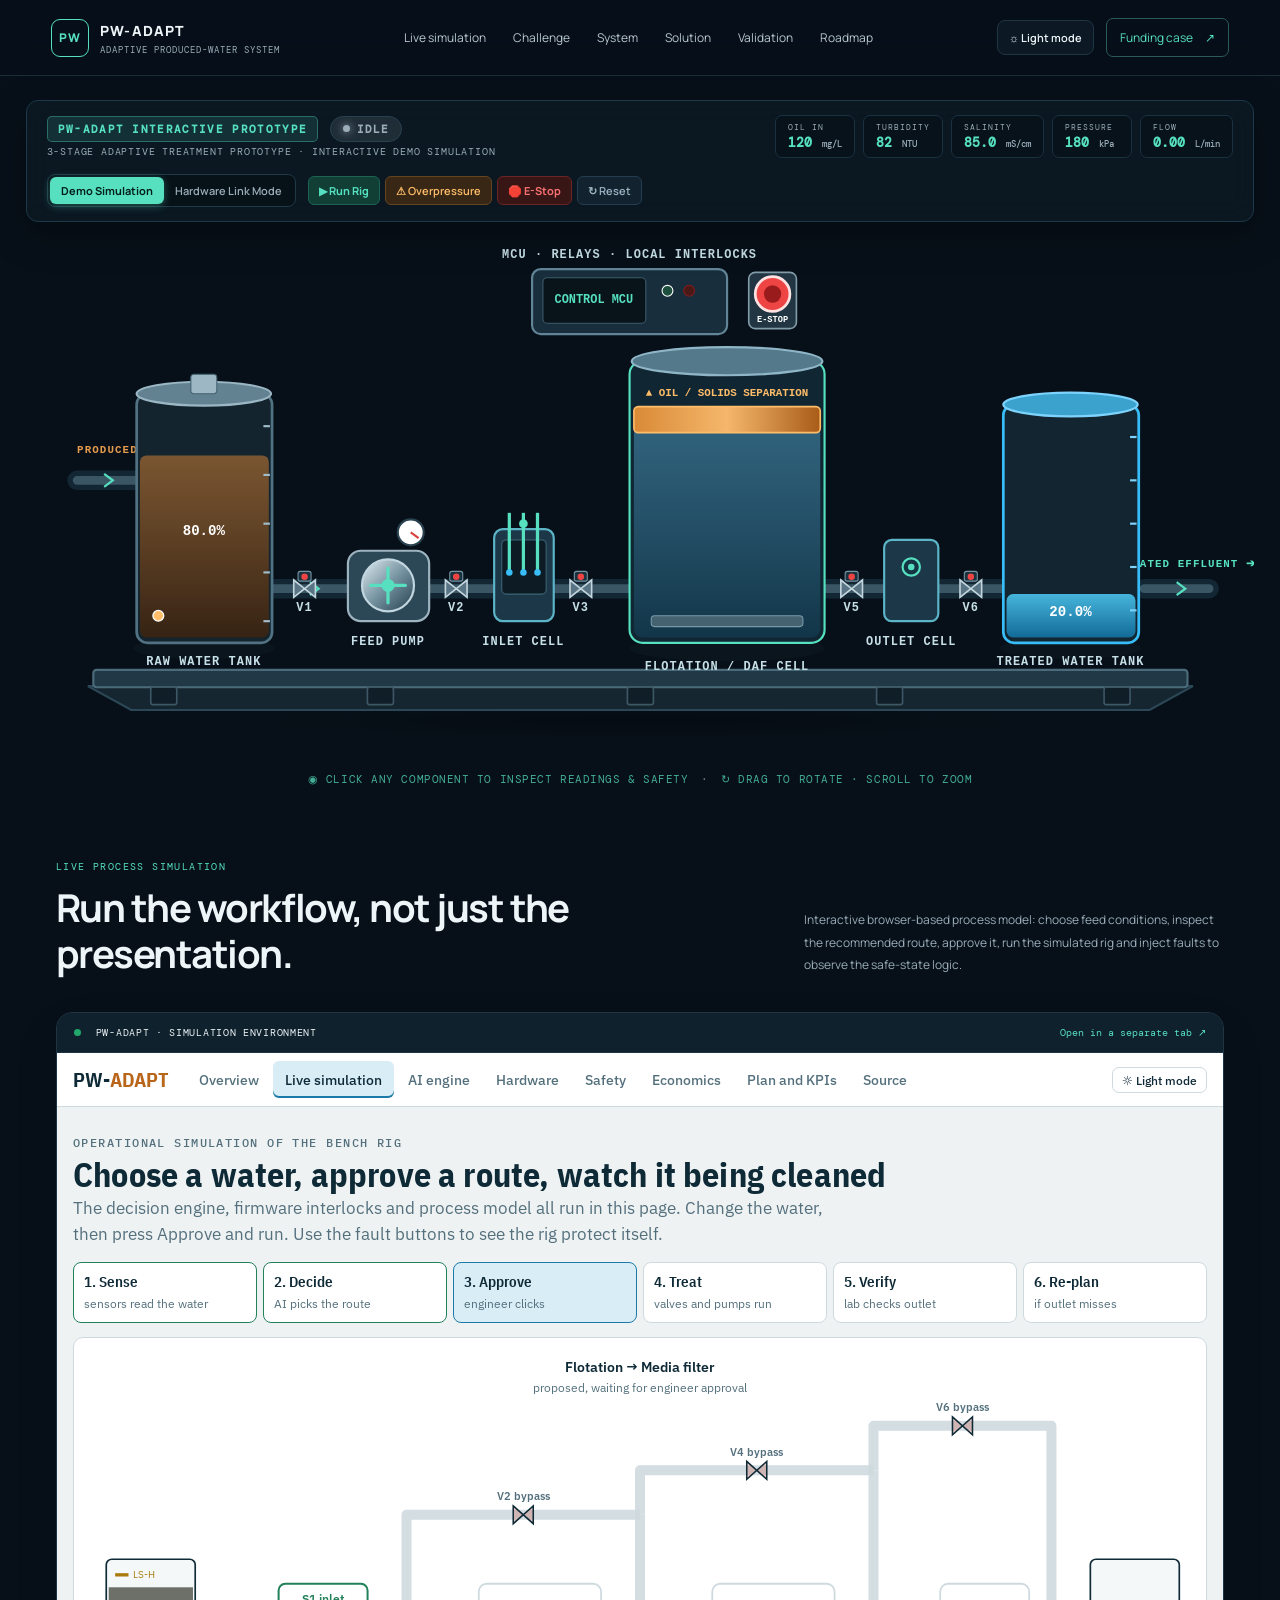
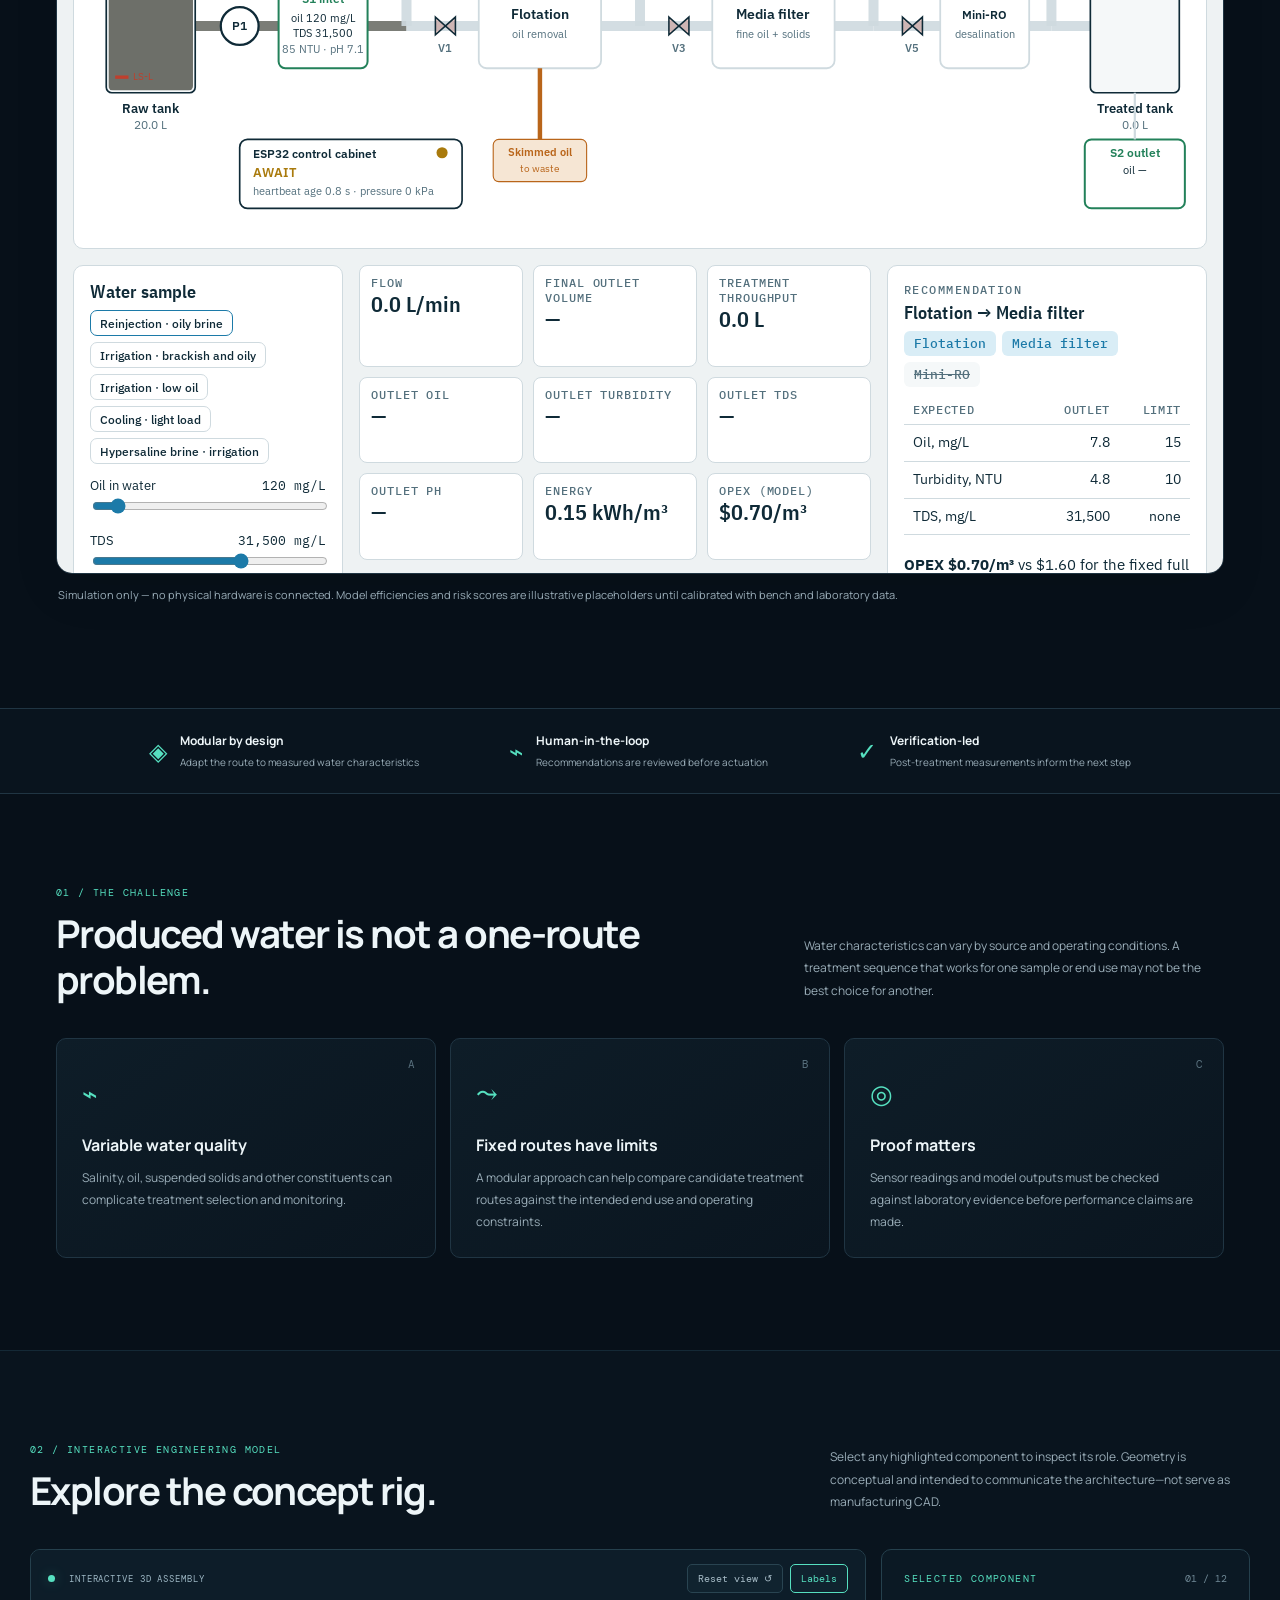
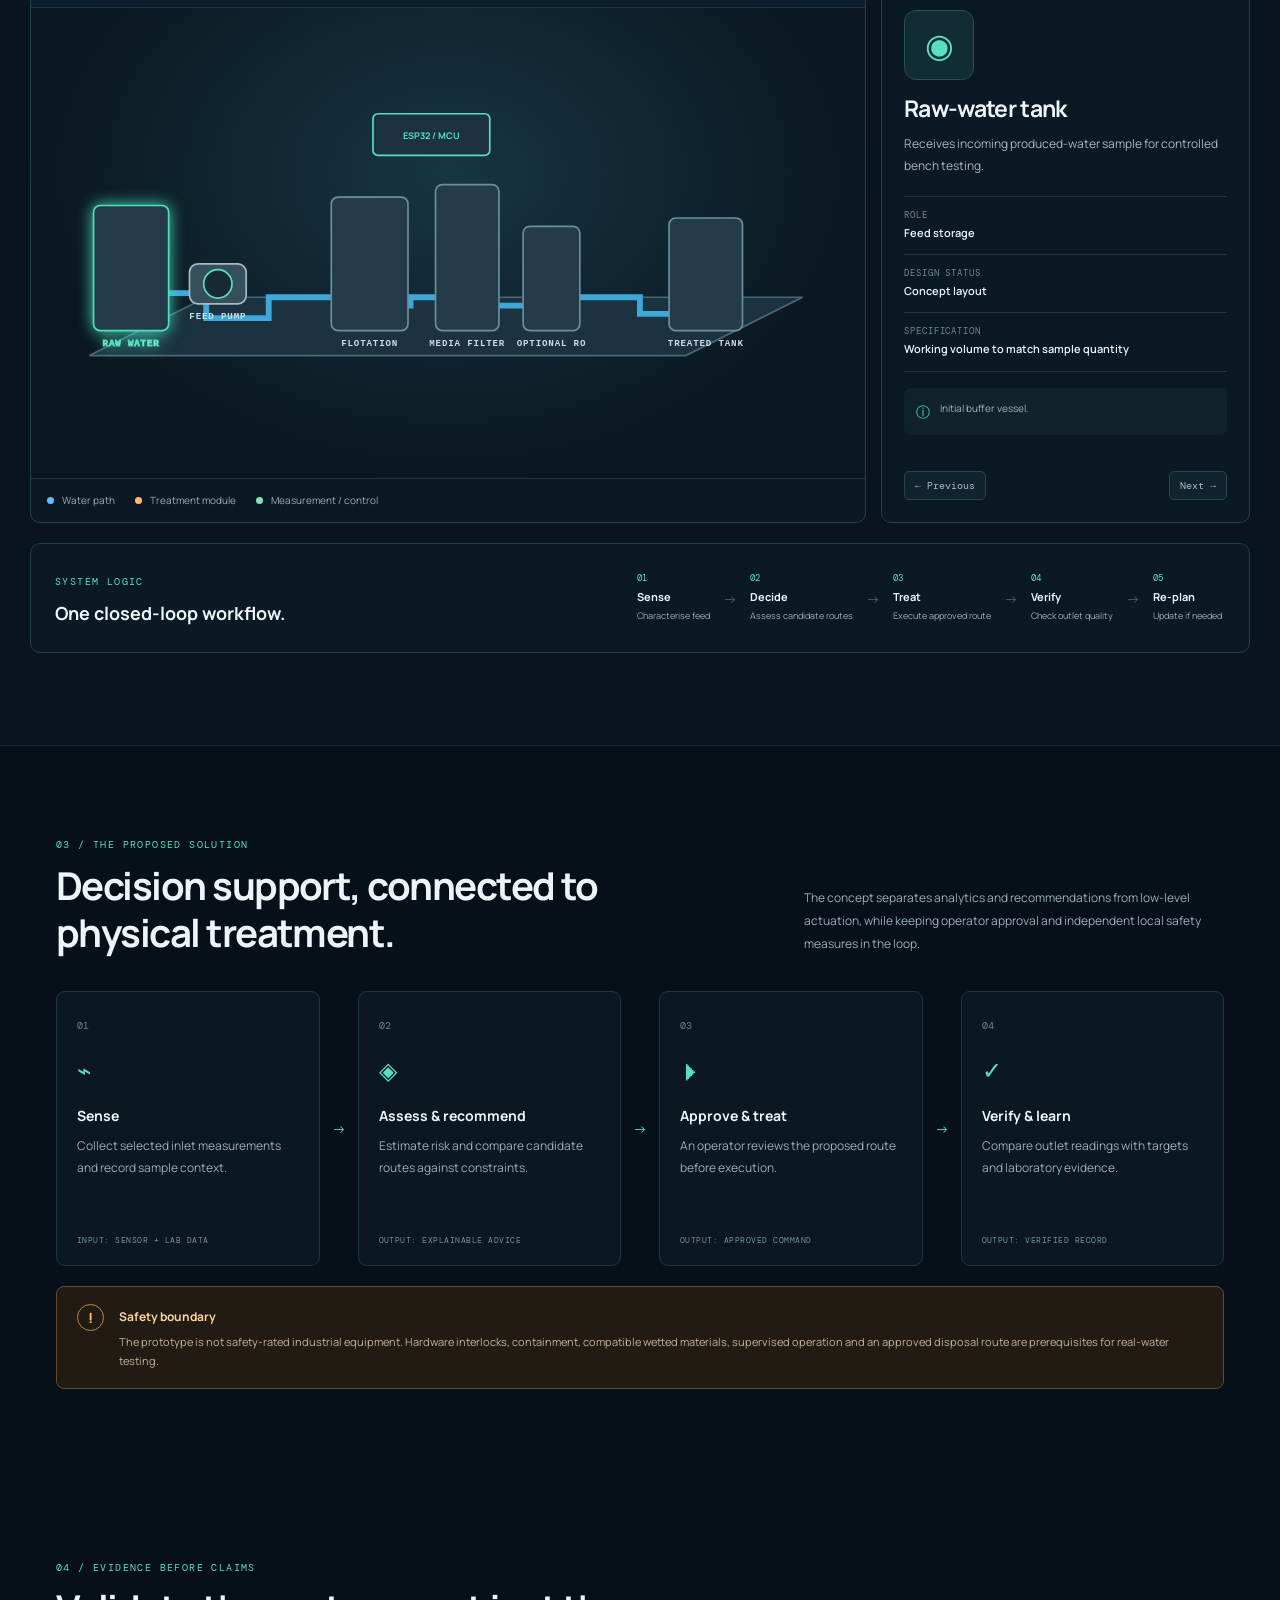
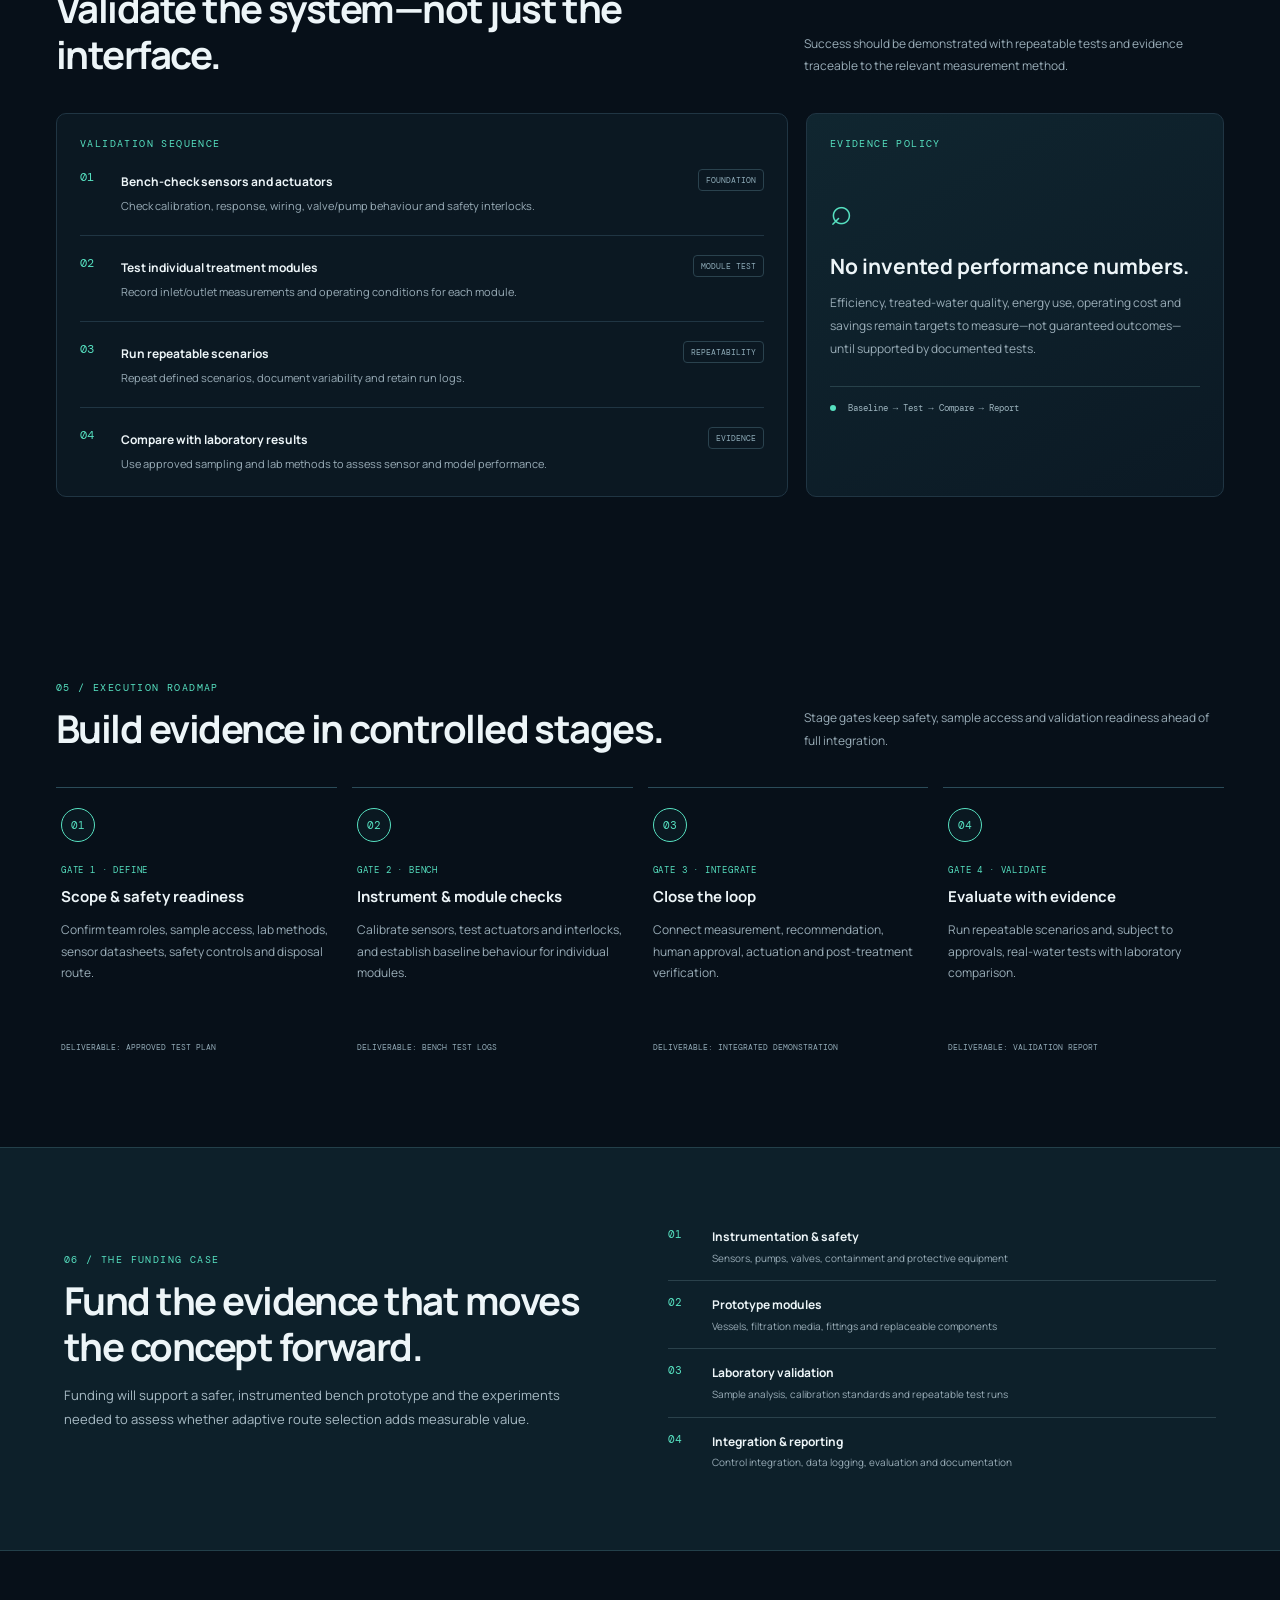
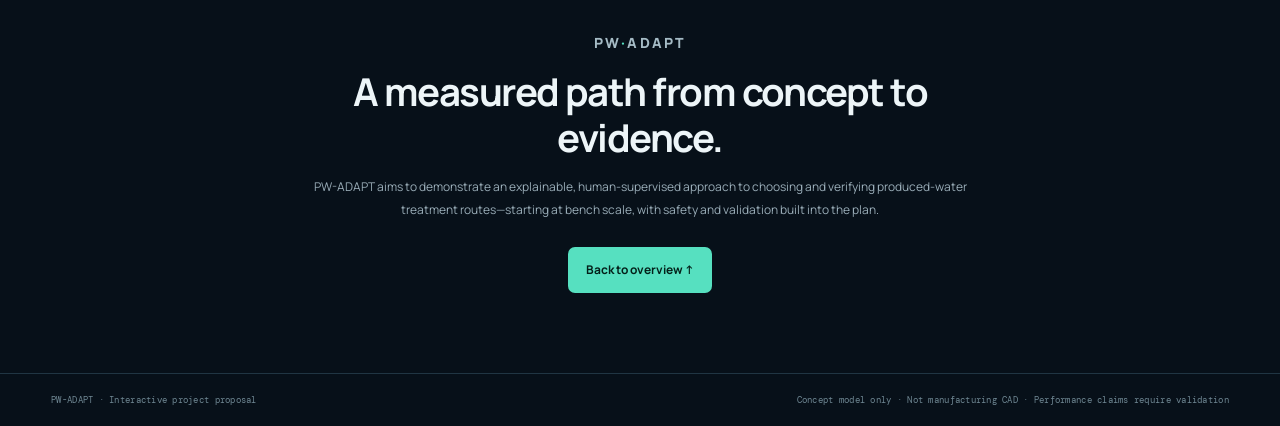
<file: index.html>
<!doctype html>
<html lang="en">
<head>
<meta charset="utf-8">
<meta name="viewport" content="width=device-width, initial-scale=1">
<meta name="description" content="PW-ADAPT — an adaptive, human-supervised produced-water treatment proof of concept.">
<title>PW-ADAPT | Interactive Project Proposal</title>
<link rel="stylesheet" href="assets/css/styles.css">
</head>
<body>
<header class="topbar">
  <a class="brand" href="#top" aria-label="PW-ADAPT home"><span class="brand-mark">PW</span><span>PW-ADAPT<small>ADAPTIVE PRODUCED-WATER SYSTEM</small></span></a>
  <nav aria-label="Main navigation">
    <a href="#live-simulation">Live simulation</a><a href="#challenge">Challenge</a><a href="#system">System</a><a href="#proposal">Solution</a><a href="#validation">Validation</a><a href="#roadmap">Roadmap</a>
  </nav>
  <div class="header-actions"><button class="theme-toggle" id="theme-toggle" type="button" aria-label="Switch color theme">☼ Light mode</button><a class="top-cta" href="#funding">Funding case <span>↗</span></a></div>
</header>
<main id="top">
<section class="hero hero-standalone">
  <!-- Top Prototype Control & Status Bar -->
  <div class="prototype-hud">
    <div class="hud-left">
      <div class="prototype-title">
        <span class="rig-badge">PW-ADAPT INTERACTIVE PROTOTYPE</span>
        <span class="status-pill status-idle" id="rig-status-pill"><span class="status-dot-pulse"></span> <b id="rig-status-text">IDLE</b></span>
      </div>
      <div class="hud-meta">3-STAGE ADAPTIVE TREATMENT PROTOTYPE · INTERACTIVE DEMO SIMULATION</div>
    </div>

    <!-- Live Telemetry Quick KPI Ticker -->
    <div class="hud-kpis">
      <div class="kpi-box"><span class="kpi-label">OIL IN</span><b class="kpi-val" id="kpi-oil">120 <small>mg/L</small></b></div>
      <div class="kpi-box"><span class="kpi-label">TURBIDITY</span><b class="kpi-val" id="kpi-turb">82 <small>NTU</small></b></div>
      <div class="kpi-box"><span class="kpi-label">SALINITY</span><b class="kpi-val" id="kpi-ec">85.0 <small>mS/cm</small></b></div>
      <div class="kpi-box"><span class="kpi-label">PRESSURE</span><b class="kpi-val" id="kpi-press">180 <small>kPa</small></b></div>
      <div class="kpi-box"><span class="kpi-label">FLOW</span><b class="kpi-val" id="kpi-flow">1.8 <small>L/min</small></b></div>
    </div>

    <!-- Mode Selector & Live Action Triggers -->
    <div class="hud-actions">
      <div class="mode-switch-wrap">
        <button type="button" class="mode-btn active" id="btn-mode-demo" title="Interactive browser-based scenario simulation">Demo Simulation</button>
        <button type="button" class="mode-btn" id="btn-mode-hardware" title="Hardware link mode (available in connected bench test environments)">Hardware Link Mode</button>
      </div>
      <div class="scenario-buttons">
        <button type="button" class="action-btn run-btn" id="btn-action-start" title="Approve route and start run">▶ Run Rig</button>
        <button type="button" class="action-btn fault-btn" id="btn-action-overpressure" title="Inject overpressure fault (>280 kPa)">⚠ Overpressure</button>
        <button type="button" class="action-btn estop-btn" id="btn-action-estop" title="Trigger Emergency Stop">🛑 E-Stop</button>
        <button type="button" class="action-btn reset-btn" id="btn-action-reset" title="Reset system state">↻ Reset</button>
      </div>
    </div>
  </div>

  <!-- The Standalone SVG Prototype Rig Container -->
  <div class="hero-visual standalone-rig-visual">
    <div id="hero-canvas" class="standalone-canvas" aria-label="Interactive PW-ADAPT 3-tank physical treatment prototype"></div>
    <div class="hero-model-hint">
      <span>◉ CLICK ANY COMPONENT TO INSPECT READINGS &amp; SAFETY</span> · 
      <span>↻ DRAG TO ROTATE · SCROLL TO ZOOM</span>
    </div>
  </div>
</section>

<!-- Component Detail Inspection Modal -->
<div class="component-modal-backdrop" id="component-modal-backdrop" hidden>
  <div class="component-modal" id="component-modal" role="dialog" aria-modal="true" aria-labelledby="modal-comp-name">
    <div class="modal-header">
      <div class="modal-title-group">
        <span class="modal-comp-tag" id="modal-comp-id">TK-01-RAW</span>
        <h3 id="modal-comp-name">Raw Water Tank</h3>
      </div>
      <button type="button" class="modal-close-btn" id="modal-close-btn" aria-label="Close component inspection">&times;</button>
    </div>
    <div class="modal-body">
      <div class="modal-status-strip">
        <span>CURRENT STATUS:</span> <b class="modal-status-badge" id="modal-comp-status">STANDBY / MONITORING</b>
      </div>
      <div class="modal-grid">
        <div class="modal-section">
          <h4>PURPOSE</h4>
          <p id="modal-comp-purpose">Stores incoming untreated produced water from the oilfield separator and provides controlled side-stream feed.</p>
        </div>
        <div class="modal-section">
          <h4>ROLE IN PW-ADAPT</h4>
          <p id="modal-comp-role">Primary feed buffering and initial water quality baseline assessment before chemical or physical conditioning.</p>
        </div>
      </div>
      <div class="modal-readings-box">
        <h4>LIVE TELEMETRY READINGS</h4>
        <div class="modal-readings-grid" id="modal-comp-readings">
          <!-- Populated dynamically -->
        </div>
      </div>
      <div class="modal-grid">
        <div class="modal-section">
          <h4>INPUT / OUTPUT CONNECTIONS</h4>
          <p id="modal-comp-io">Inlet: Produced Water Line (wellhead) · Outlet: Feed Pump Suction via Valve V1.</p>
        </div>
        <div class="modal-section">
          <h4>SAFETY CONDITIONS &amp; INTERLOCKS</h4>
          <p id="modal-comp-safety" class="safety-text">Dry-run protection float switch trips pump if level &lt; 10%. Overpressure relief at 280 kPa.</p>
        </div>
      </div>
    </div>
  </div>
</div>


<section class="section live-section" id="live-simulation">
  <div class="section-head"><div><div class="eyebrow">LIVE PROCESS SIMULATION</div><h2>Run the workflow, not just the presentation.</h2></div><p>Interactive browser-based process model: choose feed conditions, inspect the recommended route, approve it, run the simulated rig and inject faults to observe the safe-state logic.</p></div>
  <div class="simulation-frame-wrap"><div class="simulation-frame-head"><span><i></i> PW-ADAPT · SIMULATION ENVIRONMENT</span><a href="simulation.html#sim" target="_blank" rel="noopener">Open in a separate tab ↗</a></div><iframe title="PW-ADAPT live process simulation" src="simulation.html#sim" loading="lazy" allow="fullscreen"></iframe></div>
  <p class="simulation-disclaimer">Simulation only — no physical hardware is connected. Model efficiencies and risk scores are illustrative placeholders until calibrated with bench and laboratory data.</p>
</section>

<section class="trust-strip">
  <div><span class="strip-icon">◈</span><span><b>Modular by design</b><small>Adapt the route to measured water characteristics</small></span></div>
  <div><span class="strip-icon">⌁</span><span><b>Human-in-the-loop</b><small>Recommendations are reviewed before actuation</small></span></div>
  <div><span class="strip-icon">✓</span><span><b>Verification-led</b><small>Post-treatment measurements inform the next step</small></span></div>
</section>

<section class="section" id="challenge">
  <div class="section-head"><div><div class="eyebrow">01 / THE CHALLENGE</div><h2>Produced water is not a one-route problem.</h2></div><p>Water characteristics can vary by source and operating conditions. A treatment sequence that works for one sample or end use may not be the best choice for another.</p></div>
  <div class="challenge-grid">
    <article class="info-card"><span class="card-number">A</span><div class="card-icon">⌁</div><h3>Variable water quality</h3><p>Salinity, oil, suspended solids and other constituents can complicate treatment selection and monitoring.</p></article>
    <article class="info-card"><span class="card-number">B</span><div class="card-icon">⤳</div><h3>Fixed routes have limits</h3><p>A modular approach can help compare candidate treatment routes against the intended end use and operating constraints.</p></article>
    <article class="info-card"><span class="card-number">C</span><div class="card-icon">◎</div><h3>Proof matters</h3><p>Sensor readings and model outputs must be checked against laboratory evidence before performance claims are made.</p></article>
  </div>
</section>

<section class="section system-section" id="system">
  <div class="section-head"><div><div class="eyebrow">02 / INTERACTIVE ENGINEERING MODEL</div><h2>Explore the concept rig.</h2></div><p>Select any highlighted component to inspect its role. Geometry is conceptual and intended to communicate the architecture—not serve as manufacturing CAD.</p></div>
  <div class="system-layout">
    <div class="model-panel">
      <div class="model-toolbar"><span><i class="status-dot"></i> INTERACTIVE 3D ASSEMBLY</span><div><button id="reset-camera" class="small-btn">Reset view ↺</button><button id="toggle-labels" class="small-btn active">Labels</button></div></div>
      <div id="system-canvas" aria-label="Interactive 3D assembly. Click a component to view its description."></div>
      <div class="model-legend"><span><i class="legend-dot blue"></i> Water path</span><span><i class="legend-dot amber"></i> Treatment module</span><span><i class="legend-dot green"></i> Measurement / control</span></div>
    </div>
    <aside class="component-panel" aria-live="polite">
      <div class="component-top"><span class="eyebrow">SELECTED COMPONENT</span><span class="component-index" id="component-index">01 / 10</span></div>
      <div class="component-visual" id="component-icon">◉</div>
      <h3 id="component-name">Raw-water tank</h3>
      <p id="component-summary">Receives the incoming produced-water sample for controlled bench testing.</p>
      <div class="spec-list">
        <div><span>ROLE</span><b id="component-role">Feed storage</b></div>
        <div><span>DESIGN STATUS</span><b id="component-status">Conceptual</b></div>
        <div><span>SPECIFICATION</span><b id="component-spec">To be confirmed</b></div>
      </div>
      <div class="component-note"><span>ⓘ</span><p id="component-note">Final dimensions and wetted materials must be selected against the actual sample chemistry and safety review.</p></div>
      <div class="component-nav"><button id="prev-component" class="small-btn">← Previous</button><button id="next-component" class="small-btn">Next →</button></div>
    </aside>
  </div>
  <div class="process-bar"><div class="process-title"><span class="eyebrow">SYSTEM LOGIC</span><h3>One closed-loop workflow.</h3></div><div class="process-steps"><div><span>01</span><b>Sense</b><small>Characterise feed</small></div><i>→</i><div><span>02</span><b>Decide</b><small>Assess candidate routes</small></div><i>→</i><div><span>03</span><b>Treat</b><small>Execute approved route</small></div><i>→</i><div><span>04</span><b>Verify</b><small>Check outlet quality</small></div><i>→</i><div><span>05</span><b>Re-plan</b><small>Update if needed</small></div></div></div>
</section>

<section class="section" id="proposal">
  <div class="section-head"><div><div class="eyebrow">03 / THE PROPOSED SOLUTION</div><h2>Decision support, connected to physical treatment.</h2></div><p>The concept separates analytics and recommendations from low-level actuation, while keeping operator approval and independent local safety measures in the loop.</p></div>
  <div class="architecture">
    <div class="arch-card"><span class="arch-step">01</span><div class="arch-icon">⌁</div><h3>Sense</h3><p>Collect selected inlet measurements and record sample context.</p><small>INPUT: SENSOR + LAB DATA</small></div>
    <div class="arch-connector">→</div>
    <div class="arch-card"><span class="arch-step">02</span><div class="arch-icon">◈</div><h3>Assess & recommend</h3><p>Estimate risk and compare candidate routes against constraints.</p><small>OUTPUT: EXPLAINABLE ADVICE</small></div>
    <div class="arch-connector">→</div>
    <div class="arch-card"><span class="arch-step">03</span><div class="arch-icon">⏵</div><h3>Approve & treat</h3><p>An operator reviews the proposed route before execution.</p><small>OUTPUT: APPROVED COMMAND</small></div>
    <div class="arch-connector">→</div>
    <div class="arch-card"><span class="arch-step">04</span><div class="arch-icon">✓</div><h3>Verify & learn</h3><p>Compare outlet readings with targets and laboratory evidence.</p><small>OUTPUT: VERIFIED RECORD</small></div>
  </div>
  <div class="callout"><span class="callout-mark">!</span><div><b>Safety boundary</b><p>The prototype is not safety-rated industrial equipment. Hardware interlocks, containment, compatible wetted materials, supervised operation and an approved disposal route are prerequisites for real-water testing.</p></div></div>
</section>

<section class="section validation-section" id="validation">
  <div class="section-head"><div><div class="eyebrow">04 / EVIDENCE BEFORE CLAIMS</div><h2>Validate the system—not just the interface.</h2></div><p>Success should be demonstrated with repeatable tests and evidence traceable to the relevant measurement method.</p></div>
  <div class="validation-grid">
    <div class="validation-main"><div class="eyebrow">VALIDATION SEQUENCE</div><div class="validation-row"><span>01</span><div><b>Bench-check sensors and actuators</b><p>Check calibration, response, wiring, valve/pump behaviour and safety interlocks.</p></div><span class="tag">FOUNDATION</span></div><div class="validation-row"><span>02</span><div><b>Test individual treatment modules</b><p>Record inlet/outlet measurements and operating conditions for each module.</p></div><span class="tag">MODULE TEST</span></div><div class="validation-row"><span>03</span><div><b>Run repeatable scenarios</b><p>Repeat defined scenarios, document variability and retain run logs.</p></div><span class="tag">REPEATABILITY</span></div><div class="validation-row"><span>04</span><div><b>Compare with laboratory results</b><p>Use approved sampling and lab methods to assess sensor and model performance.</p></div><span class="tag">EVIDENCE</span></div></div>
    <aside class="evidence-card"><div class="eyebrow">EVIDENCE POLICY</div><div class="evidence-symbol">⌕</div><h3>No invented performance numbers.</h3><p>Efficiency, treated-water quality, energy use, operating cost and savings remain targets to measure—not guaranteed outcomes—until supported by documented tests.</p><div class="evidence-line"><span></span> Baseline → Test → Compare → Report</div></aside>
  </div>
</section>

<section class="section roadmap-section" id="roadmap">
  <div class="section-head"><div><div class="eyebrow">05 / EXECUTION ROADMAP</div><h2>Build evidence in controlled stages.</h2></div><p>Stage gates keep safety, sample access and validation readiness ahead of full integration.</p></div>
  <div class="roadmap">
    <div class="roadmap-item"><span class="roadmap-node">01</span><div class="roadmap-meta">GATE 1 · DEFINE</div><h3>Scope & safety readiness</h3><p>Confirm team roles, sample access, lab methods, sensor datasheets, safety controls and disposal route.</p><span class="deliverable">DELIVERABLE: APPROVED TEST PLAN</span></div>
    <div class="roadmap-item"><span class="roadmap-node">02</span><div class="roadmap-meta">GATE 2 · BENCH</div><h3>Instrument & module checks</h3><p>Calibrate sensors, test actuators and interlocks, and establish baseline behaviour for individual modules.</p><span class="deliverable">DELIVERABLE: BENCH TEST LOGS</span></div>
    <div class="roadmap-item"><span class="roadmap-node">03</span><div class="roadmap-meta">GATE 3 · INTEGRATE</div><h3>Close the loop</h3><p>Connect measurement, recommendation, human approval, actuation and post-treatment verification.</p><span class="deliverable">DELIVERABLE: INTEGRATED DEMONSTRATION</span></div>
    <div class="roadmap-item"><span class="roadmap-node">04</span><div class="roadmap-meta">GATE 4 · VALIDATE</div><h3>Evaluate with evidence</h3><p>Run repeatable scenarios and, subject to approvals, real-water tests with laboratory comparison.</p><span class="deliverable">DELIVERABLE: VALIDATION REPORT</span></div>
  </div>
</section>

<section class="funding-section" id="funding">
  <div><div class="eyebrow">06 / THE FUNDING CASE</div><h2>Fund the evidence that moves the concept forward.</h2><p>Funding will support a safer, instrumented bench prototype and the experiments needed to assess whether adaptive route selection adds measurable value.</p></div>
  <div class="funding-items"><div><span>01</span><b>Instrumentation & safety</b><small>Sensors, pumps, valves, containment and protective equipment</small></div><div><span>02</span><b>Prototype modules</b><small>Vessels, filtration media, fittings and replaceable components</small></div><div><span>03</span><b>Laboratory validation</b><small>Sample analysis, calibration standards and repeatable test runs</small></div><div><span>04</span><b>Integration & reporting</b><small>Control integration, data logging, evaluation and documentation</small></div></div>
</section>

<section class="section closing">
  <div class="closing-mark">PW<span>·</span>ADAPT</div><h2>A measured path from concept to evidence.</h2><p>PW-ADAPT aims to demonstrate an explainable, human-supervised approach to choosing and verifying produced-water treatment routes—starting at bench scale, with safety and validation built into the plan.</p><a class="button primary" href="#top">Back to overview ↑</a>
</section>
</main>
<footer><span>PW-ADAPT · Interactive project proposal</span><span>Concept model only · Not manufacturing CAD · Performance claims require validation</span></footer>
<script defer src="assets/js/app.js"></script>
</body>
</html>
</file>
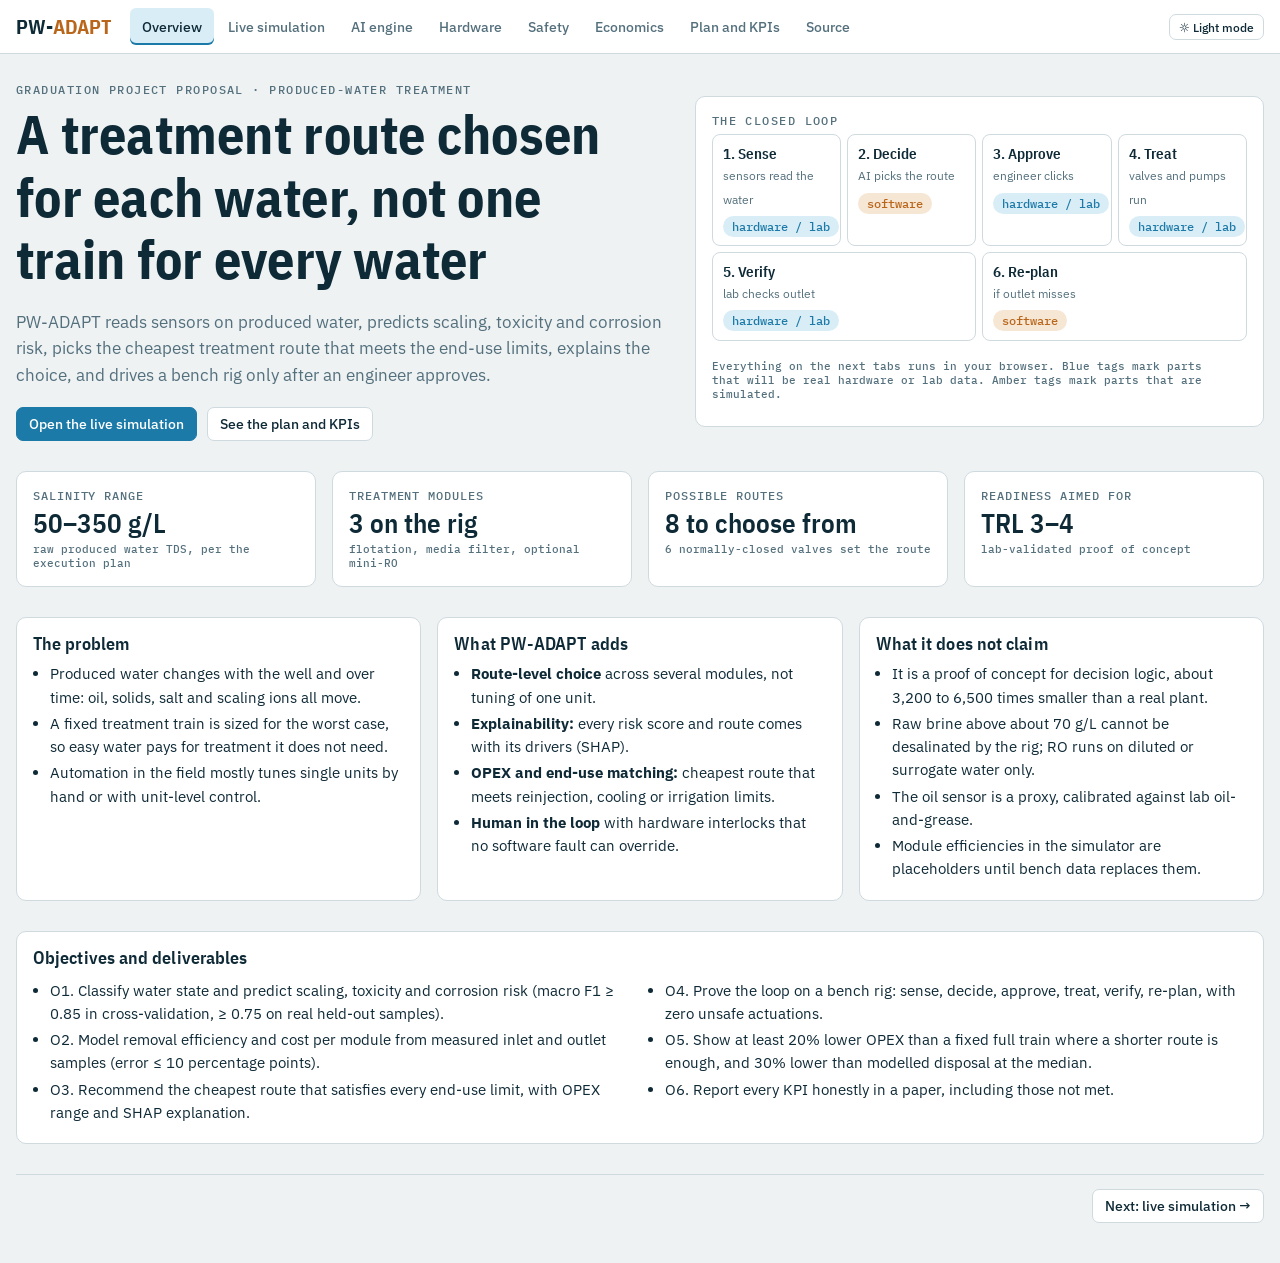
<file: simulation.html>
<!doctype html><html><head><meta charset=utf8><meta name=viewport content="width=device-width,initial-scale=1,viewport-fit=cover"><style>:root{color-scheme:light;box-sizing:border-box;padding-top:env(safe-area-inset-top,0px);padding-bottom:env(safe-area-inset-bottom,0px)}html{scroll-padding-top:env(safe-area-inset-top,0px)}body{margin:0;padding:0;font:14px -apple-system,BlinkMacSystemFont,sans-serif;background:#fff;color:#000}img{max-width:100%}[hidden]:not([hidden=until-found i]){display:none!important}
#themeToggle{flex-shrink:0;white-space:nowrap}
@media(max-width:760px){.top .wrap{flex-wrap:wrap;gap:8px}.tabs{order:3;flex-basis:100%;width:100%}}
</style></head><body>
<title>PW-ADAPT Proposal</title>
<meta name="claude:viewport-fit-sides" content="cover">
<link rel="preconnect" href="https://fonts.googleapis.com">
<link rel="preconnect" href="https://fonts.gstatic.com" crossorigin>
<link rel="stylesheet" href="https://fonts.googleapis.com/css2?family=IBM+Plex+Mono:wght@400;500&family=IBM+Plex+Sans+Condensed:wght@500;600;700&family=IBM+Plex+Sans:wght@400;500;600&display=swap">
<style>
/* Layout: sticky tab bar over full-width "slides"; the live P&ID simulator is the centrepiece.
   Palette: water blue vs oil amber on cool paper; status colours kept separate from accents. */
:root{
  --bg:#eef2f3; --surface:#ffffff; --surface2:#f5f8f9; --ink:#0f2a37; --muted:#54707d; --line:#cfdadf;
  --water:#1c7aa8; --water-soft:#d9edf6; --oil:#b9651a; --oil-soft:#f6e6d4;
  --ok:#23815a; --warn:#a97a0c; --bad:#bf3f2d; --ok-soft:#dcf1e6; --warn-soft:#f7ecc8; --bad-soft:#f8dfda;
  --clear:#8fcdee; --murk:#5b3d22;
  --f-head:'IBM Plex Sans Condensed','Arial Narrow',system-ui,sans-serif;
  --f-body:'IBM Plex Sans',system-ui,-apple-system,'Segoe UI',sans-serif;
  --f-mono:'IBM Plex Mono',ui-monospace,Menlo,Consolas,monospace;
}
@media (prefers-color-scheme:dark){:root:not([data-theme="light"]){
  --bg:#0b1820; --surface:#112630; --surface2:#0e202a; --ink:#e4eff4; --muted:#8fa9b5; --line:#233d49;
  --water:#5fb4de; --water-soft:#14384a; --oil:#e59a4d; --oil-soft:#3d2a16;
  --ok:#52c48a; --warn:#e1b23e; --bad:#ef7a67; --ok-soft:#123a2a; --warn-soft:#3a3010; --bad-soft:#44201a;
  color-scheme:dark}}
:root[data-theme="dark"]{
  --bg:#0b1820; --surface:#112630; --surface2:#0e202a; --ink:#e4eff4; --muted:#8fa9b5; --line:#233d49;
  --water:#5fb4de; --water-soft:#14384a; --oil:#e59a4d; --oil-soft:#3d2a16;
  --ok:#52c48a; --warn:#e1b23e; --bad:#ef7a67; --ok-soft:#123a2a; --warn-soft:#3a3010; --bad-soft:#44201a;
  color-scheme:dark}
*{box-sizing:border-box}
body{background:var(--bg);color:var(--ink);font-family:var(--f-body);font-size:15px;line-height:1.55;
  padding-left:max(0px,env(safe-area-inset-left,0px));padding-right:max(0px,env(safe-area-inset-right,0px))}
body::before{content:"";position:fixed;inset:0 0 auto;height:env(safe-area-inset-top,0px);z-index:30;background:var(--surface)}
h1,h2,h3{font-family:var(--f-head);line-height:1.15;margin:0;text-wrap:balance;letter-spacing:.005em}
h1{font-size:clamp(2rem,5vw,3.4rem);font-weight:700}
h2{font-size:clamp(1.5rem,3vw,2.1rem);font-weight:700}
h3{font-size:1.1rem;font-weight:600}
p{margin:0 0 .8em;max-width:70ch}
a{color:var(--water)}
code,.mono{font-family:var(--f-mono);font-size:.88em}
.wrap{max-width:1280px;margin:0 auto;padding-left:max(16px,env(safe-area-inset-left,0px));padding-right:max(16px,env(safe-area-inset-right,0px))}
/* top bar */
.top{position:sticky;top:env(safe-area-inset-top,0px);z-index:20;background:var(--surface);border-bottom:1px solid var(--line)}
.top .wrap{display:flex;align-items:center;gap:18px;padding-block:8px}
.brand{font-family:var(--f-head);font-weight:700;font-size:1.25rem;white-space:nowrap}
.brand b{color:var(--oil)}
.tabs{display:flex;gap:2px;overflow-x:auto;scrollbar-width:thin;flex:1;min-width:0}
.tab{appearance:none;border:0;background:none;color:var(--muted);font:500 .9rem var(--f-body);padding:9px 12px;border-radius:6px;white-space:nowrap;cursor:pointer}
.tab:hover{color:var(--ink);background:var(--surface2)}
.tab[aria-selected="true"]{color:var(--ink);background:var(--water-soft);box-shadow:inset 0 -2px 0 var(--water)}
.tab:focus-visible,button:focus-visible,input:focus-visible,select:focus-visible{outline:2px solid var(--water);outline-offset:2px}
.slide{display:none;padding-block:28px 40px}
.slide.on{display:block}
.eyebrow{font:500 .75rem var(--f-mono);text-transform:uppercase;letter-spacing:.12em;color:var(--muted);margin-bottom:6px}
.lead{font-size:1.08rem;color:var(--muted);max-width:75ch}
.grid{display:grid;gap:16px}
.g2{grid-template-columns:repeat(auto-fit,minmax(min(100%,340px),1fr))}
.g3{grid-template-columns:repeat(auto-fit,minmax(min(100%,260px),1fr))}
.g4{grid-template-columns:repeat(auto-fit,minmax(min(100%,200px),1fr))}
.card{background:var(--surface);border:1px solid var(--line);border-radius:10px;padding:16px;min-width:0}
.card h3{margin-bottom:8px}
.flat{background:var(--surface2);border:1px solid var(--line);border-radius:8px;padding:12px;min-width:0}
.mt{margin-top:18px}.mt2{margin-top:30px}
.pill{display:inline-block;font:500 .72rem var(--f-mono);padding:2px 8px;border-radius:99px;border:1px solid var(--line);color:var(--muted);background:var(--surface2);white-space:nowrap}
.pill.ok{color:var(--ok);background:var(--ok-soft);border-color:transparent}
.pill.warn{color:var(--warn);background:var(--warn-soft);border-color:transparent}
.pill.bad{color:var(--bad);background:var(--bad-soft);border-color:transparent}
.pill.sim{color:var(--oil);background:var(--oil-soft);border-color:transparent}
.pill.real{color:var(--water);background:var(--water-soft);border-color:transparent}
.num{font:600 1.7rem var(--f-head);font-variant-numeric:tabular-nums}
.lab{font:500 .72rem var(--f-mono);text-transform:uppercase;letter-spacing:.08em;color:var(--muted)}
.scroll{overflow-x:auto}
table{border-collapse:collapse;width:100%;font-size:.88rem}
th,td{padding:7px 9px;border-bottom:1px solid var(--line);text-align:left;vertical-align:top}
th{font:500 .72rem var(--f-mono);text-transform:uppercase;letter-spacing:.06em;color:var(--muted);white-space:nowrap}
td.n,th.n{text-align:right;font-variant-numeric:tabular-nums}
tr.best td{background:var(--ok-soft)}
tr.dim td{color:var(--muted)}
button.btn,select.btn{font:500 .88rem var(--f-body);border:1px solid var(--line);background:var(--surface);color:var(--ink);padding:7px 12px;border-radius:7px;cursor:pointer}
button.btn:hover{border-color:var(--water)}
button.btn:disabled{opacity:.45;cursor:not-allowed}
button.btn.go{background:var(--water);border-color:var(--water);color:#fff}
@media (prefers-color-scheme:dark){:root:not([data-theme="light"]) button.btn.go{color:#06202c}}
button.btn.stop{background:var(--bad);border-color:var(--bad);color:#fff}
button.btn.sm{padding:4px 9px;font-size:.78rem}
input[type=range]{width:100%;accent-color:var(--water)}
.loop{display:flex;gap:6px;flex-wrap:wrap;margin:14px 0}
.step{flex:1 1 120px;border:1px solid var(--line);border-radius:8px;padding:8px 10px;background:var(--surface);min-width:0}
.step b{font:600 .95rem var(--f-head);display:block}
.step span{font-size:.74rem;color:var(--muted)}
.step.on{border-color:var(--water);background:var(--water-soft)}
.step.done{border-color:var(--ok)}
.simgrid{display:grid;gap:16px;grid-template-columns:1fr}
@media(min-width:1100px){.simgrid{grid-template-columns:270px minmax(0,1fr) 320px}}
.ctl{margin-bottom:10px}
.ctl label{display:flex;justify-content:space-between;font-size:.82rem}
.ctl output{font-family:var(--f-mono);font-size:.8rem}
.chips{display:flex;flex-wrap:wrap;gap:6px}
.chip{font:500 .8rem var(--f-mono);padding:3px 9px;border-radius:6px;background:var(--water-soft);color:var(--water);border:1px solid transparent}
.chip.skip{background:var(--surface2);color:var(--muted);text-decoration:line-through}
.chip.virt{background:var(--oil-soft);color:var(--oil)}
.kpis{display:grid;grid-template-columns:repeat(auto-fit,minmax(130px,1fr));gap:10px}
.kpi{background:var(--surface);border:1px solid var(--line);border-radius:8px;padding:9px 11px;min-width:0}
.kpi .num{font-size:1.35rem}
.log{font:.76rem/1.5 var(--f-mono);max-height:190px;overflow:auto;background:var(--surface2);border:1px solid var(--line);border-radius:8px;padding:8px}
.log div{white-space:pre-wrap}
.log .w{color:var(--warn)}.log .b{color:var(--bad)}.log .o{color:var(--ok)}
svg text{font-family:var(--f-body)}
#pid{width:100%;height:auto;display:block}
.pipeflow{stroke-dasharray:5 11;animation:fl 1s linear infinite}
@keyframes fl{to{stroke-dashoffset:-16}}
@media(prefers-reduced-motion:reduce){.pipeflow{animation:none}}
canvas{width:100%;display:block}
.bar{height:10px;border-radius:5px;background:var(--surface2);border:1px solid var(--line);overflow:hidden}
.bar i{display:block;height:100%}
.row{display:flex;gap:10px;align-items:center;flex-wrap:wrap}
.split{display:flex;gap:10px;align-items:center}
.split>*{min-width:0}
.sp{flex:1}
pre{background:var(--surface2);border:1px solid var(--line);border-radius:8px;padding:12px;overflow:auto;font:.78rem/1.55 var(--f-mono);margin:0}
.note{border-left:3px solid var(--oil);padding:6px 12px;background:var(--oil-soft);border-radius:0 6px 6px 0;font-size:.88rem;max-width:80ch}
.foot{display:flex;justify-content:space-between;gap:10px;margin-top:30px;padding-top:14px;border-top:1px solid var(--line)}
ul.t{margin:0;padding-left:1.1em}ul.t li{margin:.2em 0}
.hero{display:grid;gap:24px;grid-template-columns:1fr}
@media(min-width:900px){.hero{grid-template-columns:1.15fr 1fr;align-items:center}}
.bigstat{display:flex;flex-direction:column;gap:2px}
.shap{display:grid;grid-template-columns:110px 1fr 56px;gap:6px 8px;align-items:center;font-size:.82rem}
.shap .track{position:relative;height:14px;background:var(--surface2);border-radius:3px}
.shap .track i{position:absolute;top:0;bottom:0}
.shap .track::after{content:"";position:absolute;left:50%;top:-2px;bottom:-2px;width:1px;background:var(--muted)}
.tag{font:500 .7rem var(--f-mono);color:var(--muted)}
.led{display:inline-block;width:9px;height:9px;border-radius:50%;background:var(--ok);margin-right:6px}
.led.bad{background:var(--bad)}.led.off{background:var(--line)}
</style>

<div class="top"><div class="wrap">
  <div class="brand">PW-<b>ADAPT</b></div>
  <nav class="tabs" role="tablist" id="tabs"></nav>
  <button class="btn sm" id="themeToggle" type="button" aria-pressed="false">☼ Light mode</button>
</div></div>

<main class="wrap">

<!-- 1 OVERVIEW -->
<section class="slide on" id="tab-overview" data-title="Overview">
  <div class="hero">
    <div>
      <div class="eyebrow">Graduation project proposal · produced-water treatment</div>
      <h1>A treatment route chosen for each water, not one train for every water</h1>
      <p class="lead mt">PW-ADAPT reads sensors on produced water, predicts scaling, toxicity and corrosion risk, picks the cheapest treatment route that meets the end-use limits, explains the choice, and drives a bench rig only after an engineer approves.</p>
      <div class="row mt"><button class="btn go" data-go="sim">Open the live simulation</button><button class="btn" data-go="plan">See the plan and KPIs</button></div>
    </div>
    <div class="card">
      <div class="eyebrow">The closed loop</div>
      <div class="loop" id="loopOverview" style="margin:6px 0 0"></div>
      <p class="tag mt">Everything on the next tabs runs in your browser. Blue tags mark parts that will be real hardware or lab data. Amber tags mark parts that are simulated.</p>
    </div>
  </div>

  <div class="grid g4 mt2">
    <div class="card bigstat"><span class="lab">Salinity range</span><span class="num">50–350 g/L</span><span class="tag">raw produced water TDS, per the execution plan</span></div>
    <div class="card bigstat"><span class="lab">Treatment modules</span><span class="num">3 on the rig</span><span class="tag">flotation, media filter, optional mini-RO</span></div>
    <div class="card bigstat"><span class="lab">Possible routes</span><span class="num">8 to choose from</span><span class="tag">6 normally-closed valves set the route</span></div>
    <div class="card bigstat"><span class="lab">Readiness aimed for</span><span class="num">TRL 3–4</span><span class="tag">lab-validated proof of concept</span></div>
  </div>

  <div class="grid g3 mt2">
    <div class="card"><h3>The problem</h3>
      <ul class="t"><li>Produced water changes with the well and over time: oil, solids, salt and scaling ions all move.</li><li>A fixed treatment train is sized for the worst case, so easy water pays for treatment it does not need.</li><li>Automation in the field mostly tunes single units by hand or with unit-level control.</li></ul></div>
    <div class="card"><h3>What PW-ADAPT adds</h3>
      <ul class="t"><li><b>Route-level choice</b> across several modules, not tuning of one unit.</li><li><b>Explainability:</b> every risk score and route comes with its drivers (SHAP).</li><li><b>OPEX and end-use matching:</b> cheapest route that meets reinjection, cooling or irrigation limits.</li><li><b>Human in the loop</b> with hardware interlocks that no software fault can override.</li></ul></div>
    <div class="card"><h3>What it does not claim</h3>
      <ul class="t"><li>It is a proof of concept for decision logic, about 3,200 to 6,500 times smaller than a real plant.</li><li>Raw brine above about 70 g/L cannot be desalinated by the rig; RO runs on diluted or surrogate water only.</li><li>The oil sensor is a proxy, calibrated against lab oil-and-grease.</li><li>Module efficiencies in the simulator are placeholders until bench data replaces them.</li></ul></div>
  </div>

  <div class="card mt2">
    <h3>Objectives and deliverables</h3>
    <div class="grid g2">
      <ul class="t"><li>O1. Classify water state and predict scaling, toxicity and corrosion risk (macro F1 ≥ 0.85 in cross-validation, ≥ 0.75 on real held-out samples).</li><li>O2. Model removal efficiency and cost per module from measured inlet and outlet samples (error ≤ 10 percentage points).</li><li>O3. Recommend the cheapest route that satisfies every end-use limit, with OPEX range and SHAP explanation.</li></ul>
      <ul class="t"><li>O4. Prove the loop on a bench rig: sense, decide, approve, treat, verify, re-plan, with zero unsafe actuations.</li><li>O5. Show at least 20% lower OPEX than a fixed full train where a shorter route is enough, and 30% lower than modelled disposal at the median.</li><li>O6. Report every KPI honestly in a paper, including those not met.</li></ul>
    </div>
  </div>
  <div class="foot"><span></span><button class="btn" data-go="sim">Next: live simulation →</button></div>
</section>

<!-- 2 SIMULATOR -->
<section class="slide" id="tab-sim" data-title="Live simulation">
  <div class="eyebrow">Operational simulation of the bench rig</div>
  <h2>Choose a water, approve a route, watch it being cleaned</h2>
  <p class="lead">The decision engine, firmware interlocks and process model all run in this page. Change the water, then press Approve and run. Use the fault buttons to see the rig protect itself.</p>
  <div class="loop" id="loopSim"></div>
  <div class="card" style="padding:10px;margin-bottom:16px"><svg id="pid" viewBox="0 0 1000 440" role="img" aria-label="Process and instrumentation diagram of the bench rig"></svg></div>
  <div class="simgrid">
    <aside class="card" id="controls"></aside>
    <div class="grid" style="min-width:0">
      <div class="kpis" id="kpis"></div>
      <div class="card">
        <div class="row" id="actions"></div>
        <div class="lab mt">Fault injection</div>
        <div class="row" style="gap:6px;margin-top:6px" id="faults"></div>
      </div>
      <div class="card"><div class="lab">Oil in water, measured (mg/L)</div><canvas id="simchart" height="170"></canvas></div>
    </div>
    <aside class="grid" style="align-content:start;min-width:0">
      <div class="card" id="decision"></div>
      <div class="card"><div class="lab">Controller log</div><div class="log" id="log"></div></div>
    </aside>
  </div>
  <div class="foot"><button class="btn" data-go="overview">← Overview</button><button class="btn" data-go="ai">Next: AI engine →</button></div>
</section>

<!-- 3 AI -->
<section class="slide" id="tab-ai" data-title="AI engine">
  <div class="eyebrow">Sense → predict → decide</div>
  <h2>From sensor readings to a route, with the reasons</h2>
  <p class="lead">The current sample from the simulator is analysed here. In the real project the risk models are XGBoost trained on PHREEQC and literature data and tested on real samples; this page uses a transparent additive surrogate so the explanation is exact and runs offline.</p>
  <div class="grid g2 mt">
    <div class="card"><h3>Risk scores <span class="pill sim">surrogate</span></h3><div id="risks"></div></div>
    <div class="card"><h3>Why: contribution of each input <span class="pill sim">SHAP-style</span></h3>
      <div class="row" id="riskPick" style="margin-bottom:8px"></div><div class="shap" id="shap"></div>
      <p class="tag mt">Bars show the push on the risk score in log-odds units relative to a typical brine (about 10 g/L TDS, 2 g/L calcium, pH 7, 25 °C).</p></div>
  </div>
  <div class="card mt"><h3>All eight routes, scored</h3>
    <p class="tag">Enumeration is exact: three modules give eight combinations, plus a two-pass recirculation option. A route is allowed only if every module is feasible and every end-use limit holds with a 5% margin.</p>
    <div class="scroll"><table id="pareto"></table></div></div>
  <div class="grid g2 mt">
    <div class="card"><h3>Module efficiency model <span class="pill sim">to be replaced by bench data</span></h3><canvas id="effchart" height="190"></canvas>
      <p class="tag">Flotation oil removal against inlet oil. Gaussian-process fits on measured inlet and outlet samples will replace this curve and add an uncertainty band.</p></div>
    <div class="card"><h3>Model stack</h3>
      <table><tr><th>Layer</th><th>Choice</th></tr>
      <tr><td>Risk classes</td><td>XGBoost multi-label; random forest and LightGBM as benchmarks</td></tr>
      <tr><td>Scaling</td><td>Saturation indices from PHREEQC, learned by XGBoost, checked on real ICP data</td></tr>
      <tr><td>Module efficiency</td><td>Gaussian process (small data, gives uncertainty)</td></tr>
      <tr><td>Cost</td><td>Techno-economic equations plus Monte Carlo</td></tr>
      <tr><td>Explanation</td><td>SHAP TreeExplainer; Pareto view and binding constraint for route choice</td></tr>
      <tr><td>Route search</td><td>Enumeration plus TOPSIS; NSGA-II only for continuous settings</td></tr>
      <tr><td>End-use</td><td>Threshold rules from cited limits (EEAA or operator spec)</td></tr></table></div>
  </div>
  <div class="foot"><button class="btn" data-go="sim">← Simulation</button><button class="btn" data-go="hardware">Next: hardware →</button></div>
</section>

<!-- 4 HARDWARE -->
<section class="slide" id="tab-hardware" data-title="Hardware">
  <div class="eyebrow">Rig, sensors and budget</div>
  <h2>A small rig that is honest about what cheap sensors can do</h2>
  <p class="lead">Parts are chosen for brine and oil, with a hardware safety layer that works even if the firmware or Wi-Fi fails.</p>
  <div class="grid g3 mt">
    <div class="card"><h3>Process</h3><ul class="t"><li>10–20 L raw and treated tanks in a containment tray</li><li>Air-diffuser flotation chamber (PP or HDPE)</li><li>Gravity media column: sand, anthracite or carbon, with backflush port</li><li>Optional household mini-RO, diluted or surrogate water only</li><li>6 normally-closed solenoid valves: inlet and bypass per module</li></ul></div>
    <div class="card"><h3>Sensing and control</h3><ul class="t"><li>K = 10 conductivity probe with isolated EZO circuit (inlet)</li><li>pH, turbidity, temperature, flow and pressure at inlet and outlet</li><li>Optical oil proxy, calibrated against lab oil-and-grease</li><li>ESP32 with ADS1115 converters and relay boards</li><li>Energy meter at the 12 V supply</li></ul></div>
    <div class="card"><h3>Hardware safety layer</h3><ul class="t"><li>Emergency stop in series with actuator power</li><li>Float switches in the relay control circuit</li><li>Mechanical relief valve below the weakest component</li><li>Normally-closed valves and relays default off on power loss</li><li>Limits fixed in firmware, never settable over MQTT</li></ul></div>
  </div>

  <div class="card mt2"><h3>Sensor simulator</h3>
    <p class="tag">Shows why raw readings cannot drive decisions: noise, drift and fouling are added to a true value, then the firmware's median-of-5 filter and quality flags are applied.</p>
    <div class="grid g2">
      <div>
        <div class="row" style="gap:6px;margin-bottom:8px" id="sensPick"></div>
        <div class="ctl"><label>Noise <output id="o_noise"></output></label><input type="range" id="noise" min="0" max="25" value="6"></div>
        <div class="ctl"><label>Drift over a 4 h run <output id="o_drift"></output></label><input type="range" id="drift" min="-30" max="30" value="8"></div>
        <div class="ctl"><label>Fouling step at 60% of the run <output id="o_foul"></output></label><input type="range" id="foul" min="-40" max="40" value="-15"></div>
        <canvas id="sensChart" height="200"></canvas>
      </div>
      <div>
        <div class="lab">Calibration against lab values (12 samples)</div>
        <canvas id="calChart" height="200"></canvas>
        <div class="row mt"><span id="calR2" class="num"></span><span id="calBadge"></span></div>
        <p class="tag">Target for the oil proxy: R² ≥ 0.80 against lab oil-and-grease. Noise and fouling lower it; recalibrating each run day is part of the protocol.</p>
      </div>
    </div>
  </div>

  <div class="card mt2"><h3>Bill of materials (EGP, Egyptian market)</h3>
    <p class="tag">Prices are the plan's listed or estimated values, not quotes. About 10% exchange-rate movement is possible, and shipping and VAT are excluded.</p>
    <label class="row" style="margin:6px 0"><input type="checkbox" id="fixes" checked> <span>Include design-review additions (second relay board, third ADS1115, leak sensor)</span></label>
    <div class="grid g2">
      <div class="scroll"><table id="bom"></table></div>
      <div><div id="bomBars"></div><div id="bomTotal" class="mt"></div></div>
    </div>
  </div>

  <div class="card mt2"><h3>Gaps found in review, fixed in this design</h3>
    <div class="grid g2"><ul class="t">
      <li>Relay channels: 10–13 loads need two 8-channel boards or one 16-channel board.</li>
      <li>Analog inputs: 9 signals need three ADS1115 boards.</li>
      <li>Tank size: a 600 s step at 2.1 L/min moves about 21 L, so use 25 L tanks or recirculate.</li></ul>
    <ul class="t">
      <li>Outlet conductivity and oil sensing are drawn, so they are bought, or borrowed from the faculty lab.</li>
      <li>Valves at oil-exposed or low-pressure points are direct-acting with FKM or PTFE seals.</li>
      <li>Probes that share a liquid are isolated or placed in separate cells.</li></ul></div></div>
  <div class="foot"><button class="btn" data-go="ai">← AI engine</button><button class="btn" data-go="safety">Next: safety →</button></div>
</section>

<!-- 5 SAFETY -->
<section class="slide" id="tab-safety" data-title="Safety">
  <div class="eyebrow">Fail-safe edge logic</div>
  <h2>The rig decides its own safety</h2>
  <p class="lead">If Wi-Fi, MQTT, the laptop or the dashboard fails, pumps stop and valves close by themselves. Leaving the safe state needs a manual reset and a new engineer approval. The tests below run the same firmware logic as the simulator.</p>
  <div class="grid g2 mt">
    <div class="card"><h3>Interlocks, live</h3><div class="scroll"><table id="interlocks"></table></div></div>
    <div class="card"><h3>Fault-injection tests <span class="pill sim">run in this page</span></h3>
      <div class="row" style="margin-bottom:8px"><button class="btn go" id="runTests">Run all tests</button><span id="testSummary" class="tag"></span></div>
      <div class="scroll"><table id="tests"></table></div></div>
  </div>
  <div class="card mt"><h3>Approval path</h3>
    <div class="grid g4">
      <div class="flat"><b>1 · Recommend</b><p class="tag">AI proposes a route. No actuator moves.</p></div>
      <div class="flat"><b>2 · Approve</b><p class="tag">Engineer clicks Approve. Backend signs a token with an expiry.</p></div>
      <div class="flat"><b>3 · Check</b><p class="tag">ESP32 verifies signature, expiry and an increasing command number. Forged, expired and replayed commands are rejected.</p></div>
      <div class="flat"><b>4 · Run</b><p class="tag">Valves and pumps move; heartbeat every 2 s, safe state after 6 s of silence.</p></div>
    </div></div>
  <p class="note mt">The cabinet is breadboard-level and is not safety-certified. Real produced water can carry H2S, hydrocarbons, heavy metals and NORM, so it runs only with written permission and a disposal route.</p>
  <div class="foot"><button class="btn" data-go="hardware">← Hardware</button><button class="btn" data-go="economics">Next: economics →</button></div>
</section>

<!-- 6 ECONOMICS -->
<section class="slide" id="tab-economics" data-title="Economics">
  <div class="eyebrow">OPEX per cubic metre</div>
  <h2>The saving comes from not treating water more than it needs</h2>
  <p class="lead">Costs are modelled with ranges, not single numbers. Prices and disposal cost are assumptions you can change. They will be replaced by sourced figures with dates in the cost config file.</p>
  <div class="grid g2 mt">
    <div class="card"><h3>Current sample</h3><div id="ecoNow"></div>
      <div class="ctl mt"><label>Field flow (assumed) <output id="o_flow"></output></label><input type="range" id="flow" min="50" max="5000" step="50" value="1000"></div>
      <div class="ctl"><label>Deep-well disposal incl. transport <output id="o_disp"></output></label><input type="range" id="disp" min="1" max="8" step=".1" value="3"></div>
      <div class="ctl"><label>Price uncertainty (1 sigma) <output id="o_unc"></output></label><input type="range" id="unc" min="5" max="40" value="15"></div>
    </div>
    <div class="card"><h3>Monte Carlo, 2,000 draws</h3><canvas id="mcchart" height="230"></canvas>
      <p class="tag">Module costs vary by a lognormal factor, and the energy share by tariff. The histogram shows OPEX; the marked lines are P10, P50 and P90.</p></div>
  </div>
  <div class="card mt"><h3>All five sample types</h3><div class="scroll"><table id="matrix"></table></div>
    <p class="tag">Where the water is hard, the best route is the full train and the saving is zero. Where a shorter route is enough, the adaptive route is cheaper. Where no route on this rig works, the system says so instead of guessing.</p></div>
  <div class="foot"><button class="btn" data-go="safety">← Safety</button><button class="btn" data-go="plan">Next: plan →</button></div>
</section>

<!-- 7 PLAN -->
<section class="slide" id="tab-plan" data-title="Plan and KPIs">
  <div class="eyebrow">22 weeks, six gates</div>
  <h2>Hardware starts early, models follow the data, the loop is proven last</h2>
  <div class="card mt scroll"><svg id="gantt" viewBox="0 0 1000 380" style="min-width:760px;width:100%" role="img" aria-label="Project timeline with six gates"></svg>
    <p class="tag">Bar timing is proposed and consistent with the gate weeks in the execution plan.</p></div>
  <div class="grid g2 mt">
    <div class="card"><h3>Stage gates</h3><table>
      <tr><th>Gate</th><th>Week</th><th>Pass criteria</th></tr>
      <tr><td>G1 Scope</td><td>2</td><td>Requirements, KPIs, data schema, sampling SOP, roles approved</td></tr>
      <tr><td>G2 Data and hardware</td><td>6</td><td>Samples at the lab, parts received, sensors calibrated, first bench runs, permission for real water</td></tr>
      <tr><td>G3 Models</td><td>10</td><td>ML and module KPIs met on cross-validation and real held-out samples</td></tr>
      <tr><td>G4 Software</td><td>14</td><td>End-to-end flow with mock ESP32, latency and contract tests pass</td></tr>
      <tr><td>G5 Closed loop</td><td>19</td><td>Safety tests pass; 3 repeated real-water scenarios verified by the lab</td></tr>
      <tr><td>G6 Final</td><td>22</td><td>All KPIs reported, including those not met</td></tr></table></div>
    <div class="card"><h3>KPIs (proposed, frozen at G1)</h3><table>
      <tr><th>Area</th><th>Target</th></tr>
      <tr><td>Risk classes</td><td>Macro F1 ≥ 0.85 CV; ≥ 0.75 real</td></tr>
      <tr><td>Regression</td><td>R² ≥ 0.88 CV; MAPE ≤ 20% real</td></tr>
      <tr><td>Scaling</td><td>R² ≥ 0.90 vs PHREEQC; MAE ≤ 0.3 SI</td></tr>
      <tr><td>Module efficiency</td><td>Error ≤ 10 percentage points</td></tr>
      <tr><td>Optimizer</td><td>100% constraint compliance in ≥ 50 scenarios</td></tr>
      <tr><td>Latency (p95)</td><td>/predict ≤ 200 ms, /recommend ≤ 500 ms, SHAP ≤ 1 s</td></tr>
      <tr><td>Actuation / safety</td><td>≤ 2 s to relay; 0 unsafe actions; all faults reach safe state</td></tr>
      <tr><td>Sensors</td><td>pH ±0.2, EC ±10%, oil proxy R² ≥ 0.80</td></tr>
      <tr><td>Treated water</td><td>In spec in ≥ 80% of scenarios, 3 repeats each</td></tr>
      <tr><td>OPEX</td><td>≥ 20% below full train; ≥ 30% below disposal (P50, modelled)</td></tr></table></div>
  </div>
  <div class="grid g3 mt">
    <div class="card"><h3>Main risks and Plan B</h3><ul class="t">
      <li><b>Real water not allowed:</b> lab jar tests plus surrogate water spiked to measured values.</li>
      <li><b>Lab delay or few samples:</b> start on PHREEQC and literature; create range by dilution and label it.</li>
      <li><b>Oil sensor drifts:</b> spare, turbidity proxy, recalibrate each run.</li>
      <li><b>Seals or tubing attacked:</b> FKM or PTFE, PP, PVDF or 316 stainless; flush after each run.</li>
      <li><b>RO unusable:</b> drop it or treat it as simulated.</li></ul></div>
    <div class="card"><h3>Minimum viable version</h3><ul class="t">
      <li>XGBoost risk model with SHAP</li><li>Two modules: flotation and media filter</li><li>Enumeration route choice, Streamlit dashboard with approval</li><li>ESP32 driving two valves and one pump</li><li>Three repeated scenarios, one with real water and lab verification</li></ul></div>
    <div class="card"><h3>What we ask for</h3><ul class="t">
      <li>Core rig budget: 30,278–46,657 EGP with contingency (optional items up to 18,300 EGP more)</li><li>Lab quotes per sample for ICP, oil and grease, alkalinity and anions (not in budget)</li><li>Real produced-water samples and written permission to run them</li><li>Loan of a calibrated high-range conductivity meter if the faculty lab has one</li></ul></div>
  </div>
  <div class="card mt"><h3>Roles</h3><p class="tag">Roles, not names. One person may hold several, but not be both accountable and sole reviewer.</p>
    <div class="grid g3"><div class="flat"><b>PM</b><p class="tag">Scope, gates, contingency review</p></div><div class="flat"><b>ML</b><p class="tag">Risk models, module and cost models, SHAP, optimizer</p></div><div class="flat"><b>PRC</b><p class="tag">Sampling, lab, bench runs, module simulation</p></div><div class="flat"><b>SW</b><p class="tag">Backend, API, MQTT, dashboard</p></div><div class="flat"><b>HW</b><p class="tag">Rig, firmware, fail-safe logic, safety tests</p></div><div class="flat"><b>SUP</b><p class="tag">Approvals, permissions, review</p></div></div></div>
  <div class="foot"><button class="btn" data-go="economics">← Economics</button><button class="btn" data-go="code">Next: source and messages →</button></div>
</section>

<!-- 8 CODE -->
<section class="slide" id="tab-code" data-title="Source">
  <div class="eyebrow">Architecture, messages and code</div>
  <h2>The same contract drives the simulator and the real rig</h2>
  <p class="lead">The mock ESP32 in this page speaks the project's message schema. When the rig is ready, the mock is swapped for the real ESP32 and nothing else changes.</p>
  <div class="card mt"><svg id="arch" viewBox="0 0 1000 250" style="width:100%;height:auto" role="img" aria-label="System architecture"></svg></div>
  <div class="grid g2 mt">
    <div class="card"><h3>Telemetry from the current simulator state</h3><pre id="jsonTel"></pre></div>
    <div class="card"><h3>Recommendation response</h3><pre id="jsonRec"></pre></div>
  </div>
  <div class="grid g2 mt">
    <div class="card"><h3>Route optimizer (Python)</h3>
<pre>from itertools import product
from pydantic import BaseModel

class Quality(BaseModel):
    oil_mg_l: float; turbidity_ntu: float
    tds_mg_l: float; ph: float

def recommend(feed: Quality, end_use: str, models, limits):
    best = None
    for mask in product([0, 1], repeat=3):          # flotation, filter, RO
        q, cost, ok = feed, 0.0, True
        for use, mod in zip(mask, models):
            if not use:
                continue
            if not mod.feasible(q):                   # e.g. RO feed TDS
                ok = False; break
            q = mod.predict(q)                        # GPR mean
            cost += mod.cost_usd_m3
        ok = ok and all(getattr(q, k) &lt;= v * 0.95
                        for k, v in limits[end_use].items())
        if ok and (best is None or cost &lt; best.cost):
            best = Route(mask, q, cost)
    return best    # None means: no route on this rig works</pre></div>
    <div class="card"><h3>Edge safety loop (ESP32, C++)</h3>
<pre>void loop() {
  if (digitalRead(PIN_ESTOP_SENSE) == LOW) enterSafe("ESTOP");
  if (millis() - lastHeartbeat &gt; 6000)    enterSafe("HEARTBEAT");
  if (readPressureKpa() &gt; P_LIMIT_KPA)    enterSafe("OVERPRESSURE");
  if (stepRunning &amp;&amp; millis() - stepStart &gt; stepMaxMs)
                                           enterSafe("STEP_TIMEOUT");
  if (criticalSensorInvalid()) {
    if (holdSince == 0) holdSince = millis();
    if (millis() - holdSince &gt; 10000)      enterSafe("SENSOR");
  } else holdSince = 0;
  esp_task_wdt_reset();                    // hardware watchdog
}

void onCommand(Cmd c) {                    // from MQTT
  if (!verifySig(c.token) || c.expires &lt; now() ||
      c.id &lt;= lastCmdId || state != IDLE) { ack(c, "rejected"); return; }
  lastCmdId = c.id; startRoute(c); ack(c, "accepted");
}
// Limits (P_LIMIT_KPA, stepMaxMs) live in firmware; MQTT cannot change them.</pre></div>
  </div>
  <div class="card mt"><h3>How simulation maps to the real project</h3>
    <div class="scroll"><table>
      <tr><th>Part</th><th>In this page</th><th>On the real rig</th></tr>
      <tr><td>Water quality</td><td>Sliders and five presets</td><td>Lab-analysed produced-water samples, derived dilutions labelled as such</td></tr>
      <tr><td>Module efficiency</td><td>Formula, placeholder values</td><td>Gaussian process fitted to measured inlet and outlet samples</td></tr>
      <tr><td>Risk model</td><td>Additive surrogate</td><td>XGBoost with SHAP TreeExplainer, held-out real samples</td></tr>
      <tr><td>Sensors</td><td>Noise, drift, fouling added to a true value</td><td>Calibrated probes with quality flags</td></tr>
      <tr><td>Controller</td><td>JavaScript copy of the firmware logic</td><td>ESP32 firmware with hardware interlocks</td></tr>
      <tr><td>Verification</td><td>Simulated lab result</td><td>Outlet samples analysed by the lab</td></tr></table></div></div>
  <div class="foot"><button class="btn" data-go="plan">← Plan</button><button class="btn" data-go="overview">Back to start ↺</button></div>
</section>
</main>

<script>
"use strict";
/* ---------- helpers ---------- */
const $=s=>document.querySelector(s),$$=s=>[...document.querySelectorAll(s)];
const clamp=(x,a,b)=>Math.max(a,Math.min(b,x));
const fmt=(x,d=1)=>Number.isFinite(x)?x.toLocaleString('en-US',{minimumFractionDigits:d,maximumFractionDigits:d}):'—';
const css=n=>getComputedStyle(document.documentElement).getPropertyValue(n).trim();
function mulberry(a){return function(){a|=0;a=a+0x6D2B79F5|0;let t=Math.imul(a^a>>>15,1|a);t=t+Math.imul(t^t>>>7,61|t)^t;return((t^t>>>14)>>>0)/4294967296}}
function gauss(r){let u=0;while(!u)u=r();return Math.sqrt(-2*Math.log(u))*Math.cos(2*Math.PI*r())}
const esc=s=>String(s).replace(/[&<>]/g,c=>({'&':'&amp;','<':'&lt;','>':'&gt;'}[c]));

/* ---------- process models (placeholders until bench data) ---------- */
const LIM={reinjection:{oil:15,turb:10,tds:Infinity},cooling:{oil:10,turb:5,tds:5000},irrigation:{oil:5,turb:5,tds:2000,ph:[6,8.5]}};
const USE_LABEL={reinjection:'Reinjection',cooling:'Cooling water',irrigation:'Irrigation'};
const MODS={A:{n:'Flotation',cost:.30,kwh:.10},B:{n:'Media filter',cost:.40,kwh:.05},C:{n:'Mini-RO',cost:.90,kwh:2.5}};
const BASE_COST=1.60;
function fullTrainOk(d){const r=d.rows.find(x=>x.key==='7-1');return !!(r&&r.ok);}
function savingTxt(d,b){return b?fmt(100*(1-b.cost/BASE_COST),0)+'%'+(fullTrainOk(d)?'':'*'):'—';}
function effOf(id,q){
  if(id==='A')return{oil:.55+.37*(1-Math.exp(-q.oil/80)),turb:.45,tds:0};
  if(id==='B')return{oil:.60,turb:Math.max(.5,.92-q.turb/2000),tds:0};
  return{oil:.90,turb:.98,tds:.96};
}
function applyMod(id,q,k=1,e=1){
  const f=effOf(id,q),m=clamp(k*e,0,1.3),r=x=>clamp(x*m,0,.995);
  return{...q,oil:q.oil*(1-r(f.oil)),turb:q.turb*(1-r(f.turb)),tds:q.tds*(1-r(f.tds)),ph:id==='C'?q.ph-.3:q.ph};
}
function feasible(id,q){
  if(id==='A'&&q.oil>3000)return'oil above 3,000 mg/L';
  if(id==='B'&&q.turb>500)return'turbidity above 500 NTU';
  if(id==='C'){
    if(q.tds>5000)return'RO feed TDS '+fmt(q.tds,0)+' > 5,000';
    if(q.oil>10)return'RO feed oil '+fmt(q.oil)+' > 10';
    if(q.turb>3)return'RO feed turbidity '+fmt(q.turb)+' > 3';
  }
  return null;
}
function routeName(r){
  const p=['A','B','C'].filter(k=>r[k]).map(k=>MODS[k].n);
  return(p.length?p.join(' → '):'Bypass all')+(r.passes===2?' ×2 (recirculate)':'');
}
function decide(q,use,corr){
  const L=LIM[use],rows=[];
  for(let mask=0;mask<8;mask++)for(const passes of[1,2]){
    if(passes===2&&(mask===0||(mask&4)))continue;
    const route={A:!!(mask&1),B:!!(mask&2),C:!!(mask&4),passes,mask};
    let cur={...q},why=[],ok=true,cost=0,kwh=0;
    for(let p=0;p<passes;p++)for(const id of['A','B','C']){
      if(!route[id])continue;
      const f=feasible(id,cur);if(f){ok=false;why.push(MODS[id].n+': '+f);}
      cur=applyMod(id,cur,corr[id]);cost+=MODS[id].cost;kwh+=MODS[id].kwh;
    }
    const v=[];
    if(cur.oil>L.oil*.95)v.push('oil '+fmt(cur.oil)+' > '+L.oil);
    if(cur.turb>L.turb*.95)v.push('turbidity '+fmt(cur.turb)+' > '+L.turb);
    if(cur.tds>L.tds*.95)v.push('TDS '+fmt(cur.tds,0)+' > '+fmt(L.tds,0));
    if(L.ph&&(cur.ph<L.ph[0]||cur.ph>L.ph[1]))v.push('pH '+fmt(cur.ph)+' outside '+L.ph.join('–'));
    if(passes===2){cost*=1.25;kwh*=1.25;}
    rows.push({route,out:cur,ok:ok&&!v.length,why:[...new Set([...why,...v])],cost,kwh,key:mask+'-'+passes});
  }
  const good=rows.filter(r=>r.ok).sort((a,b)=>a.cost-b.cost||a.kwh-b.kwh);
  const best=good[0]||null;
  const binding=[];
  if(best&&best.route.passes===1)for(const id of['A','B','C']){
    if(!best.route[id])continue;
    const alt=rows.find(r=>r.route.passes===1&&r.route.mask===(best.route.mask&~({A:1,B:2,C:4}[id])));
    if(alt&&!alt.ok&&alt.why[0])binding.push('Keep '+MODS[id].n.toLowerCase()+': without it, '+alt.why[0]);
  }
  return{rows,best,binding,limits:L};
}

/* ---------- surrogate risk model with additive contributions ---------- */
function riskModel(q){
  const f={tds:Math.log10(Math.max(q.tds,100))-4,ca:Math.log10(q.ca+1)-3.3,so4:Math.log10(q.so4+1)-2.5,ph:q.ph-7,t:(q.temp-25)/20,oil:Math.log10(Math.max(q.oil,1)/50)};
  const sig=z=>1/(1+Math.exp(-z));
  const def={
    scaling:{b:-.3,w:{ca:.9,so4:.8,tds:.5,ph:.6,t:.4}},
    toxicity:{b:-1,w:{oil:1.1,tds:.3}},
    corrosion:{b:-.8,w:{tds:.7,ph:-.9,t:.3}}};
  const out={};
  for(const k in def){
    const c=Object.entries(def[k].w).map(([n,w])=>({n,v:w*f[n]}));
    const z=def[k].b+c.reduce((s,x)=>s+x.v,0);
    out[k]={p:sig(z),z,c:c.sort((a,b)=>Math.abs(b.v)-Math.abs(a.v))};
  }
  return out;
}
const FEAT_LABEL={tds:'TDS',ca:'Calcium',so4:'Sulfate',ph:'pH',t:'Temperature',oil:'Oil'};

/* ---------- firmware + rig simulation ---------- */
function Rig(eps){this.eps=eps;this.init();}
Rig.prototype.init=function(boot){
  Object.assign(this,{t:0,mode:boot||'IDLE',reason:boot?'power-up safe state':'',raw:20,treated:0,pump:false,V:[0,0,0,0,0,0],flow:0,press:0,
    wifi:true,backend:true,lastHb:0,hb:0,hbAcc:0,estop:false,floatLowF:false,overP:false,clog:false,stuck:false,disc:false,holdT:0,
    lastCmd:0,token:'sig-'+Math.floor(Math.random()*1e6),route:null,inp:null,q:null,stepT:0,maxT:0,passesLeft:0,approveT:0,actDelay:null,
    energy:0,log:[],hist:[],histT:0,l2:0,rejected:0,warn:'',volDone:0,verify:null,stuckVal:0});
  this.addLog(boot?'Power-up: safe state, waiting for new approval':'Boot OK, valves closed, pumps off',boot?'w':'o');
};
Rig.prototype.addLog=function(m,c){this.log.push({t:this.t,m,c:c||''});if(this.log.length>80)this.log.shift();};
Rig.prototype.plan=function(inp,route){
  this.inp={...inp};this.route=route;this.passesLeft=route.passes-1;
  this.computeQ(this.inp);this.mode='AWAIT';this.maxT=1.5*route.passes*(this.raw/2.1*60);
  this.addLog('Route proposed: '+routeName(route)+' (awaiting approval)');
};
Rig.prototype.computeQ=function(q0){
  const r=this.route;const qs=[q0];let cur=q0;
  for(const id of['A','B','C']){if(r[id])cur=applyMod(id,cur,1,this.eps[id]);qs.push(cur);}
  this.q=qs;
};
Rig.prototype.makeCmd=function(){return{id:this.lastCmd+1,token:this.token,expires:this.t+300};};
Rig.prototype.receive=function(c){
  let why=null;
  if(this.mode!=='AWAIT'&&this.mode!=='IDLE')why='not armed (mode '+this.mode+')';
  else if(c.token!==this.token)why='invalid signature';
  else if(c.expires<this.t)why='expired';
  else if(c.id<=this.lastCmd)why='replayed command number';
  else if(!this.route)why='no route proposed';
  if(why){this.rejected++;this.addLog('Command REJECTED: '+why,'b');return false;}
  this.lastCmd=c.id;this.approveT=this.t;this.stepT=0;this.mode='RUNNING';this.setValves();
  this.addLog('Command accepted: '+routeName(this.route),'o');return true;
};
Rig.prototype.setValves=function(){const r=this.route;this.V=[r.A,!r.A,r.B,!r.B,r.C,!r.C].map(Number);};
Rig.prototype.cut=function(){this.pump=false;this.V=[0,0,0,0,0,0];this.flow=0;};
Rig.prototype.safe=function(why){if(this.mode==='SAFE')return;this.cut();this.mode='SAFE';this.reason=why;this.addLog('SAFE STATE: '+why+'. Pumps off, valves closed, alarm on','b');};
Rig.prototype.manualReset=function(){
  if(this.mode!=='SAFE')return;this.estop=false;this.floatLowF=false;this.overP=false;this.disc=false;this.clog=false;
  this.mode='IDLE';this.route=null;this.reason='';this.addLog('Manual reset. A new approval is required to run','w');
};
Rig.prototype.powerCycle=function(){const e=this.eps;const log=this.log;this.init('SAFE');this.eps=e;this.log=log.concat(this.log);};
Rig.prototype.step=function(dt){
  this.t+=dt;
  if(this.wifi&&this.backend){this.hbAcc+=dt;if(this.hbAcc>=2){this.hbAcc-=2;this.lastHb=this.t;}}
  this.hb=this.t-this.lastHb;
  if(this.estop&&this.mode!=='SAFE'){this.safe('E-STOP pressed');}
  const act=this.mode==='RUNNING'||this.mode==='HOLD';
  if(act){
    if(this.floatLowF){this.pump=false;this.safe('LOW LEVEL float: dry-run protection');}
    else if(this.overP&&this.press>500)this.safe('OVER-PRESSURE above 500 kPa');
    else if(this.hb>6)this.safe('HEARTBEAT lost for more than 6 s');
    else if(this.treated>=23)this.safe('HIGH LEVEL in treated tank');
    else if(this.stepT>this.maxT)this.safe('STEP TIMEOUT');
  }
  if(this.mode==='RUNNING'&&this.disc){this.mode='HOLD';this.holdT=0;this.pump=false;this.addLog('Critical sensor invalid: HOLD current step','w');}
  if(this.mode==='HOLD'){
    if(!this.disc){this.mode='RUNNING';this.addLog('Sensor recovered: resuming','o');}
    else{this.holdT+=dt;if(this.holdT>10)this.safe('CRITICAL SENSOR invalid for more than 10 s');}
  }
  const run=this.mode==='RUNNING';
  this.pump=run;
  const pt=this.overP?650:(run?180:0);
  this.press+=(pt-this.press)*Math.min(1,dt*2);
  this.flow=run?2.1*(this.clog?.5:1):0;
  this.warn=this.clog&&run?'B5: flow dropped 50% (filter clogging)':'';
  if(run){
    if(this.actDelay===null)this.actDelay=this.t-this.approveT;
    const dV=this.flow*dt/60;
    this.raw-=dV;this.treated+=dV;this.stepT+=dt;this.volDone+=dV;
    for(const id of['A','B','C'])if(this.route[id])this.energy+=MODS[id].kwh*dV/1000;
    if(this.raw<=.8){
      if(this.passesLeft>0){
        this.passesLeft--;this.raw=this.treated;this.treated=0;this.inp=this.q[3];this.computeQ(this.inp);
        this.addLog('Pass 1 complete: recirculating treated water for pass 2');
      }else{this.pump=false;this.cut();this.mode='VERIFY';this.addLog('Low-level float reached: run complete, taking outlet sample','o');this.doVerify();}
    }
  }
  this.l2+=((this.q?this.q[3].oil:0)-this.l2)*(1-Math.exp(-dt/20));
  this.histT+=dt;
  if(this.histT>=1){
    this.histT=0;
    const jit=()=>1+.04*(Math.random()-.5);
    let s1=this.q&&this.pump?this.q[0].oil*jit():null,s2=this.q&&this.pump?this.l2*jit():null;
    if(this.stuck&&s1!==null){if(!this.stuckVal)this.stuckVal=s1;s1=this.stuckVal;}
    if(this.disc)s1=null;
    this.hist.push({t:this.t,s1,s2});if(this.hist.length>400)this.hist.shift();
  }
};
Rig.prototype.doVerify=function(){
  const o=this.q[3],L=LIM[this.use||'reinjection'],res=[];
  res.push({k:'Oil',v:o.oil,lim:L.oil,pass:o.oil<=L.oil,u:'mg/L'});
  res.push({k:'Turbidity',v:o.turb,lim:L.turb,pass:o.turb<=L.turb,u:'NTU'});
  if(Number.isFinite(L.tds))res.push({k:'TDS',v:o.tds,lim:L.tds,pass:o.tds<=L.tds,u:'mg/L'});
  if(L.ph)res.push({k:'pH',v:o.ph,lim:L.ph,pass:o.ph>=L.ph[0]&&o.ph<=L.ph[1],u:''});
  this.verify={res,pass:res.every(r=>r.pass)};
};
let RIG_USE='reinjection';

/* ---------- application state ---------- */
const PRESETS=[
  {id:'p1',name:'Reinjection · oily brine',inp:{oil:120,tds:31500,turb:85,ph:7.1,temp:27,ca:5200,so4:310,use:'reinjection'}},
  {id:'p2',name:'Irrigation · brackish and oily',inp:{oil:80,tds:4000,turb:40,ph:7.4,temp:30,ca:300,so4:150,use:'irrigation'}},
  {id:'p3',name:'Irrigation · low oil',inp:{oil:12,tds:3500,turb:8,ph:7.2,temp:28,ca:250,so4:120,use:'irrigation'}},
  {id:'p4',name:'Cooling · light load',inp:{oil:30,tds:2500,turb:12,ph:7.6,temp:32,ca:180,so4:90,use:'cooling'}},
  {id:'p5',name:'Hypersaline brine · irrigation',inp:{oil:250,tds:180000,turb:300,ph:6.2,temp:45,ca:12000,so4:900,use:'irrigation'}}];
const S={inp:{...PRESETS[0].inp},preset:'p1',eps:{A:1,B:1,C:1},corr:{A:1,B:1,C:1},speed:20,ver:0,dec:null,rig:null,running:true};
const CTRL=[
  {k:'oil',l:'Oil in water',u:'mg/L',min:0,max:1500,st:5},
  {k:'tds',l:'TDS',u:'mg/L',log:[2.7,5.5]},
  {k:'turb',l:'Turbidity',u:'NTU',min:0,max:800,st:1},
  {k:'ph',l:'pH',u:'',min:4,max:10,st:.1},
  {k:'temp',l:'Temperature',u:'°C',min:10,max:70,st:1},
  {k:'ca',l:'Calcium',u:'mg/L',min:0,max:15000,st:50},
  {k:'so4',l:'Sulfate',u:'mg/L',min:0,max:3000,st:10}];

function redecide(){S.dec=decide(S.inp,S.inp.use,S.corr);S.ver++;}
function newRig(){
  RIG_USE=S.inp.use;S.rig=new Rig(S.eps);S.rig.use=S.inp.use;
  if(S.dec.best)S.rig.plan(S.inp,{...S.dec.best.route});
}
function resetAll(){redecide();newRig();renderSim();}

/* ---------- tabs ---------- */
const TABS=[...$$('.slide')].map(s=>({id:s.id.slice(4),title:s.dataset.title}));
const tabsEl=$('#tabs');
TABS.forEach(t=>{const b=document.createElement('button');b.className='tab';b.role='tab';b.textContent=t.title;b.dataset.tab=t.id;b.onclick=()=>show(t.id);tabsEl.appendChild(b);});
let current='overview';
function show(id,noHash){
  if(!TABS.some(t=>t.id===id))id='overview';
  current=id;
  $$('.slide').forEach(s=>s.classList.toggle('on',s.id==='tab-'+id));
  $$('.tab').forEach(b=>b.setAttribute('aria-selected',b.dataset.tab===id));
  if(!noHash){try{history.replaceState(null,'','#'+id);}catch(e){}}
  window.scrollTo({top:0});
  renderTab(id);
}
document.addEventListener('click',e=>{const g=e.target.closest('[data-go]');if(g)show(g.dataset.go);});
document.addEventListener('keydown',e=>{
  if(/INPUT|SELECT|TEXTAREA/.test(document.activeElement.tagName))return;
  const i=TABS.findIndex(t=>t.id===current);
  if(e.key==='ArrowRight'&&i<TABS.length-1)show(TABS[i+1].id);
  if(e.key==='ArrowLeft'&&i>0)show(TABS[i-1].id);
});
const rendered={};
function renderTab(id){
  if(rendered[id]===S.ver&&id!=='sim')return;
  rendered[id]=S.ver;
  ({overview:renderLoop,sim:renderSim,ai:renderAI,hardware:renderHW,safety:renderSafety,economics:renderEco,plan:renderPlan,code:renderCode}[id]||(()=>{}))();
}

/* ---------- loop stepper ---------- */
const LOOP=[['Sense','sensors read the water','real'],['Decide','AI picks the route','sim'],['Approve','engineer clicks','real'],['Treat','valves and pumps run','real'],['Verify','lab checks outlet','real'],['Re-plan','if outlet misses','sim']];
function loopHTML(active,done){
  return LOOP.map((s,i)=>`<div class="step ${i===active?'on':''} ${i<done?'done':''}"><b>${i+1}. ${s[0]}</b><span>${s[1]}</span></div>`).join('');
}
function renderLoop(){$('#loopOverview').innerHTML=LOOP.map((s,i)=>`<div class="step"><b>${i+1}. ${s[0]}</b><span>${s[1]}</span><div style="margin-top:4px"><span class="pill ${s[2]}">${s[2]==='real'?'hardware / lab':'software'}</span></div></div>`).join('');}
function loopState(){
  const r=S.rig;if(!r)return[0,0];
  if(r.mode==='AWAIT'||r.mode==='IDLE')return S.dec&&S.dec.best?[2,2]:[1,1];
  if(r.mode==='RUNNING'||r.mode==='HOLD')return[3,3];
  if(r.mode==='VERIFY')return r.verify&&!r.verify.pass?[5,5]:[4,4];
  return[3,3];
}

/* ---------- simulator UI ---------- */
function buildControls(){
  const c=$('#controls');
  c.innerHTML=`<h3>Water sample</h3><div class="chips" id="presets" style="margin-bottom:12px"></div><div id="sliders"></div>
  <div class="ctl"><label>End use</label><select class="btn" id="use" style="width:100%">${Object.keys(LIM).map(k=>`<option value="${k}">${USE_LABEL[k]}</option>`).join('')}</select></div>
  <details class="flat mt">
    <summary style="cursor:pointer;font-weight:600">Model calibration assumptions</summary>
    <p class="tag mt">Adjust the optimizer's assumed module performance relative to its placeholder curve. These are not measured efficiencies; the simulated rig keeps separate actual performance so you can see the effect of model error.</p>
    <div id="modelAdjustments"></div>
  </details>
  <div class="ctl"><label>Simulation speed <output id="o_speed"></output></label><input type="range" id="speed" min="1" max="60" value="${S.speed}"></div>
  <p class="tag" id="limTxt"></p>
  <div class="row" style="gap:6px"><button class="btn sm" id="resetEps">Reset model calibration &amp; module wear</button></div>`;
  $('#presets').innerHTML=PRESETS.map(p=>`<button class="btn sm" data-preset="${p.id}">${p.name}</button>`).join('');
  $$('#presets button').forEach(b=>b.onclick=()=>{const p=PRESETS.find(x=>x.id===b.dataset.preset);S.inp={...p.inp};S.preset=p.id;S.corr={A:1,B:1,C:1};syncControls();resetAll();});
  $('#sliders').innerHTML=CTRL.map(c=>`<div class="ctl"><label for="s_${c.k}">${c.l} <output id="v_${c.k}"></output></label><input type="range" id="s_${c.k}" ${c.log?`min="${c.log[0]}" max="${c.log[1]}" step=".01"`:`min="${c.min}" max="${c.max}" step="${c.st}"`}></div>`).join('');
  CTRL.forEach(c=>{$('#s_'+c.k).oninput=e=>{const v=+e.target.value;S.inp[c.k]=c.log?Math.round(Math.pow(10,v)):v;S.preset='';syncControls();resetAll();};});
  $('#use').onchange=e=>{S.inp.use=e.target.value;syncControls();resetAll();};
  const moduleLabels={A:'Flotation',B:'Media filter',C:'Mini-RO'};
  $('#modelAdjustments').innerHTML=['A','B','C'].map(id=>`<div class="ctl"><label for="adj_${id}">${moduleLabels[id]} model factor <output id="v_adj_${id}"></output></label><input type="range" id="adj_${id}" min="50" max="120" step="5" value="${Math.round(S.corr[id]*100)}"></div>`).join('');
  ['A','B','C'].forEach(id=>{$('#adj_'+id).oninput=e=>{S.corr[id]=+e.target.value/100;S.preset='';syncControls();resetAll();};});
  $('#speed').oninput=e=>{S.speed=+e.target.value;$('#o_speed').textContent=S.speed+'×';};
  $('#resetEps').onclick=()=>{S.eps.A=S.eps.B=S.eps.C=1;S.corr={A:1,B:1,C:1};resetAll();};
  syncControls();
  $('#actions').innerHTML=`<button class="btn go" id="bGo">Approve and run</button><button class="btn" id="bRej">Reject</button><button class="btn" id="bReset">New run</button><button class="btn" id="bReplan" hidden>Re-plan with measured efficiency</button><button class="btn" id="bMan" hidden>Manual reset</button>`;
  $('#bGo').onclick=()=>{const r=S.rig;if(r.mode==='AWAIT')r.receive(r.makeCmd());};
  $('#bRej').onclick=()=>{const r=S.rig;if(r.mode==='AWAIT'){r.addLog('Engineer REJECTED the recommendation','w');r.route=null;r.mode='IDLE';}};
  $('#bReset').onclick=()=>resetAll();
  $('#bMan').onclick=()=>{S.rig.manualReset();S.rig.addLog('Re-run needs a new proposal','w');newRigKeepLog();};
  $('#bReplan').onclick=()=>{
    const r=S.rig;for(const id of['A','B','C'])if(r.route[id])S.corr[id]=S.eps[id];
    r.addLog('Re-plan: model efficiency updated from the lab result','w');
    const log=r.log;redecide();newRig();S.rig.log=log.concat(S.rig.log);renderSim();
  };
  const F=[['Wi-Fi drops',r=>r.wifi=false],['Kill backend',r=>r.backend=false],['Oil sensor stuck',r=>r.stuck=true],['Oil sensor unplugged',r=>r.disc=true],['Over-pressure',r=>r.overP=true],['Filter clog',r=>r.clog=true],['Low-level float trips',r=>r.floatLowF=true],['E-stop',r=>r.estop=true],['Forged command',r=>{r.receive({id:r.lastCmd+1,token:'forged',expires:r.t+300});}],['Power cycle',r=>r.powerCycle()],['Flotation fouled −20%',null],['Filter fouled −15%',null]];
  $('#faults').innerHTML=F.map((f,i)=>`<button class="btn sm" data-f="${i}">${f[0]}</button>`).join('');
  $$('#faults button').forEach(b=>b.onclick=()=>{
    const i=+b.dataset.f,r=S.rig;
    if(i===10){S.eps.A=.8;r.eps=S.eps;r.addLog('Fault: flotation efficiency −20% (hidden from the model)','w');if(r.route)r.computeQ(r.inp);return;}
    if(i===11){S.eps.B=.85;r.eps=S.eps;r.addLog('Fault: filter efficiency −15% (hidden from the model)','w');if(r.route)r.computeQ(r.inp);return;}
    r.addLog('Fault injected: '+F[i][0],'w');F[i][1](r);
  });
}
function newRigKeepLog(){const log=S.rig.log;redecide();newRig();S.rig.log=log.concat(S.rig.log);}
function syncControls(){
  CTRL.forEach(c=>{const el=$('#s_'+c.k);if(!el)return;el.value=c.log?Math.log10(S.inp[c.k]):S.inp[c.k];$('#v_'+c.k).textContent=fmt(S.inp[c.k],c.k==='ph'?1:0)+' '+c.u;});
  ['A','B','C'].forEach(id=>{const el=$('#adj_'+id);if(!el)return;el.value=Math.round(S.corr[id]*100);$('#v_adj_'+id).textContent=Math.round(S.corr[id]*100)+'% of placeholder';});
  $('#use').value=S.inp.use;$('#o_speed').textContent=S.speed+'×';
  $$('#presets button').forEach(b=>b.style.borderColor=b.dataset.preset===S.preset?css('--water'):'');
  const L=LIM[S.inp.use];
  $('#limTxt').textContent=`${USE_LABEL[S.inp.use]} limits used here: oil ≤ ${L.oil} mg/L, turbidity ≤ ${L.turb} NTU${Number.isFinite(L.tds)?', TDS ≤ '+fmt(L.tds,0)+' mg/L':''}${L.ph?', pH '+L.ph.join('–'):''}. Example values, to be replaced by cited limits.`;
}
function qColor(q){
  const m=clamp(.5*q.oil/200+.5*q.turb/120,0,1);
  const a=[143,205,238],b=[91,61,34];
  return`rgb(${a.map((x,i)=>Math.round(x+(b[i]-x)*m)).join(',')})`;
}
const PIPES=[
 ['p_in','M100 250 H290',0,r=>1],
 ['p_ain','M290 250 H355',0,r=>r.A],['p_aout','M465 250 H500',1,r=>r.A],
 ['b1l','M290 250 V150 H395',0,r=>!r.A],['b1r','M395 150 H500',1,r=>!r.A],
 ['st1','M500 150 V250',1,r=>(!r.A&&r.B)||(r.A&&!r.B)],
 ['p_bin','M500 250 H565',1,r=>r.B],['p_bout','M675 250 H710',2,r=>r.B],
 ['b2l','M500 150 V110 H605',1,r=>!r.B],['b2r','M605 110 H710',2,r=>!r.B],
 ['st2','M710 110 V250',2,r=>(!r.B&&r.C)||(r.B&&!r.C)],
 ['p_cin','M710 250 H770',2,r=>r.C],['p_cout','M850 250 H870',3,r=>r.C],
 ['b3l','M710 110 V70 H790',2,r=>!r.C],['b3r','M790 70 H870 V250',3,r=>!r.C],
 ['p_out','M870 250 H905',3,r=>1]];
const VALVES=[[325,250,'V1'],[395,150,'V2'],[535,250,'V3'],[605,110,'V4'],[745,250,'V5'],[790,70,'V6']];
function buildPID(){
  let s=`<defs><clipPath id="clipR"><rect x="22" y="192" width="76" height="116" rx="4"/></clipPath><clipPath id="clipT"><rect x="907" y="192" width="76" height="116" rx="4"/></clipPath></defs>`;
  PIPES.forEach(p=>{s+=`<path id="${p[0]}" d="${p[1]}" fill="none" stroke-width="9" stroke-linejoin="round"/><path id="${p[0]}f" d="${p[1]}" fill="none" stroke="#fff" stroke-opacity=".55" stroke-width="2.5" stroke-linejoin="round"/>`;});
  // tanks
  s+=`<rect x="20" y="190" width="80" height="120" rx="5" fill="var(--surface2)" stroke="var(--ink)" stroke-width="1.5"/><rect id="rawLvl" x="22" y="192" width="76" height="0" clip-path="url(#clipR)"/>
  <text x="60" y="328" text-anchor="middle" font-size="12" fill="var(--ink)" font-weight="600">Raw tank</text><text id="rawTxt" x="60" y="343" text-anchor="middle" font-size="11" fill="var(--muted)"></text>
  <rect x="905" y="190" width="80" height="120" rx="5" fill="var(--surface2)" stroke="var(--ink)" stroke-width="1.5"/><rect id="trLvl" x="907" y="192" width="76" height="0" clip-path="url(#clipT)"/>
  <text x="945" y="328" text-anchor="middle" font-size="12" fill="var(--ink)" font-weight="600">Treated tank</text><text id="trTxt" x="945" y="343" text-anchor="middle" font-size="11" fill="var(--muted)"></text>
  <line x1="28" y1="296" x2="40" y2="296" stroke="var(--bad)" stroke-width="3"/><text x="44" y="299" font-size="9" fill="var(--bad)">LS-L</text>
  <line x1="28" y1="204" x2="40" y2="204" stroke="var(--warn)" stroke-width="3"/><text x="44" y="207" font-size="9" fill="var(--warn)">LS-H</text>`;
  // pump
  s+=`<circle id="p1" cx="140" cy="250" r="17" fill="var(--surface)" stroke="var(--ink)" stroke-width="2"/><text x="140" y="254" text-anchor="middle" font-size="11" font-weight="600" fill="var(--ink)">P1</text>`;
  // sensors
  s+=`<rect x="175" y="212" width="80" height="76" rx="6" fill="var(--surface)" stroke="var(--ok)" stroke-width="1.8"/><text x="215" y="229" text-anchor="middle" font-size="11" font-weight="600" fill="var(--ok)">S1 inlet</text><text id="s1t" x="215" y="246" text-anchor="middle" font-size="10" fill="var(--ink)"></text><text id="s1t2" x="215" y="260" text-anchor="middle" font-size="10" fill="var(--ink)"></text><text id="s1t3" x="215" y="274" text-anchor="middle" font-size="10" fill="var(--muted)"></text>`;
  s+=`<rect x="900" y="352" width="90" height="62" rx="6" fill="var(--surface)" stroke="var(--ok)" stroke-width="1.8"/><text x="945" y="368" text-anchor="middle" font-size="11" font-weight="600" fill="var(--ok)">S2 outlet</text><text id="s2t" x="945" y="383" text-anchor="middle" font-size="10" fill="var(--ink)"></text><text id="s2t2" x="945" y="397" text-anchor="middle" font-size="10" fill="var(--ink)"></text><text id="s2t3" x="945" y="410" text-anchor="middle" font-size="9" fill="var(--muted)"></text><line x1="945" y1="310" x2="945" y2="352" stroke="var(--line)" stroke-width="2"/>`;
  // modules
  [['A',355,'Flotation','oil removal','mA'],['B',565,'Media filter','fine oil + solids','mB'],['C',770,'Mini-RO','desalination','mC']].forEach(m=>{
    const w=m[0]==='C'?80:110;
    s+=`<rect id="${m[4]}" x="${m[1]}" y="212" width="${w}" height="76" rx="7" stroke-width="1.6"/><text x="${m[1]+w/2}" y="244" text-anchor="middle" font-size="${m[0]==='C'?11:13}" font-weight="600" fill="var(--ink)">${m[2]}</text><text x="${m[1]+w/2}" y="261" text-anchor="middle" font-size="10" fill="var(--muted)">${m[3]}</text><text id="${m[4]}e" x="${m[1]+w/2}" y="277" text-anchor="middle" font-size="10" fill="var(--water)"></text>`;});
  s+=`<path d="M410 288 V352" stroke="var(--oil)" stroke-width="4" fill="none"/><rect x="368" y="352" width="84" height="38" rx="5" fill="var(--oil-soft)" stroke="var(--oil)"/><text x="410" y="367" text-anchor="middle" font-size="10" fill="var(--oil)" font-weight="600">Skimmed oil</text><text x="410" y="381" text-anchor="middle" font-size="9" fill="var(--oil)">to waste</text>`;
  // valves
  VALVES.forEach(v=>{s+=`<g id="${v[2]}" transform="translate(${v[0]} ${v[1]})"><path d="M-9 -8 L9 8 V-8 L-9 8 Z" id="${v[2]}p" stroke="var(--ink)" stroke-width="1.4"/></g><text x="${v[0]}" y="${v[1]+(v[1]<200?-13:23)}" text-anchor="middle" font-size="10" fill="var(--muted)" font-weight="600">${v[2]}${v[2]==='V2'||v[2]==='V4'||v[2]==='V6'?' bypass':''}</text>`;});
  // cabinet
  s+=`<rect x="140" y="352" width="200" height="62" rx="7" fill="var(--surface)" stroke="var(--ink)" stroke-width="1.5"/><text x="152" y="369" font-size="11" font-weight="600" fill="var(--ink)">ESP32 control cabinet</text><circle id="ledMode" cx="322" cy="364" r="5"/><text id="modeTxt" x="152" y="386" font-size="12" font-weight="600"></text><text id="hbTxt" x="152" y="402" font-size="10" fill="var(--muted)"></text>`;
  s+=`<text x="500" y="22" text-anchor="middle" font-size="13" font-weight="600" fill="var(--ink)" id="routeTxt"></text><text x="500" y="40" text-anchor="middle" font-size="11" fill="var(--muted)" id="routeSub"></text>`;
  $('#pid').innerHTML=s;
}
function drawPID(){
  const r=S.rig;if(!r)return;
  const route=r.route||{A:0,B:0,C:0};
  const flowing=r.mode==='RUNNING';
  const qs=r.q||[S.inp,S.inp,S.inp,S.inp];
  const show=r.route&&(r.mode==='RUNNING'||r.mode==='HOLD'||r.mode==='VERIFY')?route:null;
  PIPES.forEach(p=>{
    const on=show?!!p[3](show):false;
    const el=$('#'+p[0]),fl=$('#'+p[0]+'f');
    el.setAttribute('stroke',on||p[0]==='p_in'||p[0]==='p_out'&&show?qColor(qs[p[2]]):css('--line'));
    el.setAttribute('opacity',on?1:.9);
    fl.setAttribute('class',on&&flowing?'pipeflow':'');fl.setAttribute('stroke-opacity',on&&flowing?.6:0);
  });
  // when idle show pre-run colours on inlet only
  VALVES.forEach((v,i)=>{const open=r.V[i];const p=$('#'+v[2]+'p');p.setAttribute('fill',open?css('--ok'):css('--bad'));p.setAttribute('fill-opacity',open?1:.25);});
  const eps=S.eps;
  [['A','mA'],['B','mB'],['C','mC']].forEach(([k,id])=>{
    const m=$('#'+id);const on=show&&route[k];
    m.setAttribute('fill',on?css('--water-soft'):css('--surface'));m.setAttribute('stroke',on?css('--water'):css('--line'));
    const e=eps[k];$('#'+id+'e').textContent=e!==1?`wear: ${fmt(e*100,0)}% efficiency`:(on?'in route':'');
  });
  $('#rawLvl').setAttribute('y',192+116*(1-clamp(r.raw/25,0,1)));$('#rawLvl').setAttribute('height',116*clamp(r.raw/25,0,1));$('#rawLvl').setAttribute('fill',qColor(qs[0]));
  $('#trLvl').setAttribute('y',192+116*(1-clamp(r.treated/25,0,1)));$('#trLvl').setAttribute('height',116*clamp(r.treated/25,0,1));$('#trLvl').setAttribute('fill',qColor(qs[3]));
  $('#rawTxt').textContent=fmt(r.raw)+' L';$('#trTxt').textContent=fmt(r.treated)+' L';
  $('#p1').setAttribute('fill',r.pump?css('--ok'):css('--surface'));
  const meas=S.rig.hist[S.rig.hist.length-1];
  const have=r.pump||r.mode==='VERIFY';
  $('#s1t').textContent=`oil ${r.disc?'—':fmt(have?(r.stuck&&meas&&meas.s1!==null?meas.s1:qs[0].oil):S.inp.oil,0)} mg/L`;
  $('#s1t2').textContent=`TDS ${fmt(S.inp.tds,0)}`;$('#s1t3').textContent=`${fmt(S.inp.turb,0)} NTU · pH ${fmt(S.inp.ph)}`;
  const o=have?qs[3]:null;
  $('#s2t').textContent=o?`oil ${fmt(r.l2<.05&&r.mode==='VERIFY'?o.oil:r.l2,1)} mg/L`:'oil —';$('#s2t2').textContent=o?`${fmt(o.turb)} NTU`:'';$('#s2t3').textContent=o?`TDS ${fmt(o.tds,0)}`:'';
  const mc={IDLE:'--muted',AWAIT:'--warn',RUNNING:'--ok',HOLD:'--warn',VERIFY:'--water',SAFE:'--bad'}[r.mode];
  $('#ledMode').setAttribute('fill',css(mc));$('#modeTxt').textContent=r.mode==='SAFE'?'SAFE: '+r.reason.slice(0,26):r.mode;$('#modeTxt').setAttribute('fill',css(mc));
  $('#hbTxt').textContent=`heartbeat age ${fmt(r.hb)} s · pressure ${fmt(r.press,0)} kPa`;
  $('#routeTxt').textContent=r.route?routeName(r.route):'No route on this rig';
  $('#routeSub').textContent=r.route?(r.mode==='AWAIT'?'proposed, waiting for engineer approval':r.mode==='RUNNING'?'running · pass '+(r.route.passes-r.passesLeft)+' of '+r.route.passes:r.mode==='VERIFY'?'run complete':'valves set by controller'):'the optimizer found nothing that meets the limits';
}
function renderKPIs(){
  const r=S.rig,b=S.dec.best;
  const o=r.q?r.q[3]:null;
  const hasOutlet=!!o&&(r.pump||r.mode==='VERIFY');
  const k=[
   ['Flow',r.pump?fmt(r.flow,1)+' L/min':'0.0 L/min'],
   ['Final outlet volume',r.mode==='VERIFY'?fmt(r.treated,1)+' L':'—'],
   ['Treatment throughput',fmt(r.volDone,1)+' L'],
   ['Outlet oil',hasOutlet?fmt(o.oil)+' mg/L':'—'],
   ['Outlet turbidity',hasOutlet?fmt(o.turb)+' NTU':'—'],
   ['Outlet TDS',hasOutlet?fmt(o.tds,0)+' mg/L':'—'],
   ['Outlet pH',hasOutlet?fmt(o.ph,1):'—'],
   ['Energy',b?fmt(b.kwh,2)+' kWh/m³':'—'],
   ['OPEX (model)',b?'$'+fmt(b.cost,2)+'/m³':'—']];
  $('#kpis').innerHTML=k.map(x=>`<div class="kpi"><div class="lab">${x[0]}</div><div class="num">${x[1]}</div></div>`).join('');
}
function decisionHTML(full){
  const d=S.dec,b=d.best,L=d.limits,r=risks_cache();
  let h=`<div class="eyebrow">Recommendation</div>`;
  if(!b){
    h+=`<h3>No route on this rig meets the limits</h3><p class="tag">Best miss per route is in the AI tab. Typical next steps: dilute the sample, add a pre-treatment module in the simulator (hydrocyclone, coagulation), or send it to disposal.</p>`;
    const nearest=d.rows.slice().sort((a,b)=>a.why.length-b.why.length)[0];
    if(nearest)h+=`<p class="tag">Closest: ${routeName(nearest.route)}. ${esc(nearest.why.slice(0,2).join('; '))}</p>`;
    return h;
  }
  h+=`<h3>${routeName(b.route)}</h3><div class="chips" style="margin:8px 0">${['A','B','C'].map(k=>`<span class="chip ${b.route[k]?'':'skip'}">${MODS[k].n}</span>`).join('')}${b.route.passes===2?'<span class="chip virt">×2 passes</span>':''}</div>
  <table><tr><th>Expected</th><th class="n">Outlet</th><th class="n">Limit</th></tr>
  <tr><td>Oil, mg/L</td><td class="n">${fmt(b.out.oil)}</td><td class="n">${L.oil}</td></tr>
  <tr><td>Turbidity, NTU</td><td class="n">${fmt(b.out.turb)}</td><td class="n">${L.turb}</td></tr>
  <tr><td>TDS, mg/L</td><td class="n">${fmt(b.out.tds,0)}</td><td class="n">${Number.isFinite(L.tds)?fmt(L.tds,0):'none'}</td></tr>
  ${L.ph?`<tr><td>pH</td><td class="n">${fmt(b.out.ph,1)}</td><td class="n">${L.ph[0]}–${L.ph[1]}</td></tr>`:''}</table>
  <p class="mt"><b>OPEX $${fmt(b.cost,2)}/m³</b> vs $${fmt(BASE_COST,2)} for the fixed full train, a saving of <b>${fmt(100*(1-b.cost/BASE_COST),0)}%</b>.${fullTrainOk(d)?'':' <span class="tag">The nominal baseline: RO could not accept this water, so the real fixed train would need dilution.</span>'}</p>`;
  if(d.binding.length)h+=`<div class="lab">Binding constraints</div><ul class="t">${d.binding.map(x=>`<li>${esc(x)}</li>`).join('')}</ul>`;
  h+=`<p class="tag">Requires engineer approval · model corrections: ${['A','B','C'].map(k=>k+' '+fmt(S.corr[k]*100,0)+'%').join(', ')}</p>`;
  return h;
}
function risks_cache(){return riskModel(S.inp);}
function renderSim(){
  if(!$('#sliders'))buildControls();
  if(!$('#pid').firstChild)buildPID();
  if(!S.dec){redecide();newRig();}
  syncControls();
  $('#decision').innerHTML=decisionHTML();
}
let lastUi=0;
function uiTick(){
  const r=S.rig;if(!r)return;
  const [a,d]=loopState();$('#loopSim').innerHTML=loopHTML(a,d);
  drawPID();renderKPIs();
  const go=$('#bGo'),rej=$('#bRej'),rp=$('#bReplan'),man=$('#bMan');
  go.disabled=r.mode!=='AWAIT';rej.disabled=r.mode!=='AWAIT';
  rp.hidden=!(r.mode==='VERIFY'&&r.verify&&!r.verify.pass);man.hidden=r.mode!=='SAFE';
  const lg=$('#log');const html=r.log.slice(-40).map(l=>`<div class="${l.c}">[${fmt(l.t,0).padStart(4,' ')} s] ${esc(l.m)}</div>`).join('')+(r.warn?`<div class="w">WARNING ${esc(r.warn)}</div>`:'')+(r.verify?`<div class="${r.verify.pass?'o':'b'}">LAB RESULT: ${r.verify.res.map(x=>x.k+' '+fmt(x.v)+(x.pass?' ok':' OVER '+x.lim)).join(' · ')} → ${r.verify.pass?'PASS':'FAIL'}</div>`:'');
  if(lg.dataset.h!==html){lg.dataset.h=html;lg.innerHTML=html;lg.scrollTop=lg.scrollHeight;}
  drawSimChart();
}
function drawSimChart(){
  const r=S.rig,cv=$('#simchart');
  const L=LIM[S.inp.use].oil;
  lineChart(cv,[{x:r.hist.map(h=>h.t),y:r.hist.map(h=>h.s1),c:css('--oil'),l:'S1 inlet'},{x:r.hist.map(h=>h.t),y:r.hist.map(h=>h.s2),c:css('--water'),l:'S2 outlet'}],{ymax:Math.max(20,S.inp.oil*1.15),xmin:0,xmax:Math.max(60,r.t),hline:L,hlabel:'limit '+L,xl:'s'});
}

/* ---------- generic charts ---------- */
function setup(cv){const dpr=window.devicePixelRatio||1,w=cv.clientWidth||300,h=+cv.getAttribute('height')||180;if(cv.width!==Math.round(w*dpr)||cv.height!==Math.round(h*dpr)){cv.width=Math.round(w*dpr);cv.height=Math.round(h*dpr);}const g=cv.getContext('2d');g.setTransform(dpr,0,0,dpr,0,0);g.clearRect(0,0,w,h);return{g,w,h};}
function lineChart(cv,series,o){
  const{g,w,h}=setup(cv);const m={l:40,r:10,t:16,b:22};
  const xmin=o.xmin??0,xmax=o.xmax??1,ymin=o.ymin??0,ymax=o.ymax??1;
  const X=x=>m.l+(x-xmin)/(xmax-xmin||1)*(w-m.l-m.r),Y=y=>h-m.b-(y-ymin)/(ymax-ymin||1)*(h-m.t-m.b);
  g.font='11px IBM Plex Mono, monospace';g.fillStyle=css('--muted');g.strokeStyle=css('--line');g.lineWidth=1;
  for(let i=0;i<=4;i++){const v=ymin+(ymax-ymin)*i/4,y=Y(v);g.beginPath();g.moveTo(m.l,y);g.lineTo(w-m.r,y);g.stroke();g.textAlign='right';g.fillText(fmt(v,v<10?1:0),m.l-5,y+4);}
  g.textAlign='center';for(let i=0;i<=4;i++){const v=xmin+(xmax-xmin)*i/4;g.fillText(fmt(v,0)+(o.xl||''),X(v),h-6);}
  if(o.hline!=null){g.setLineDash([5,4]);g.strokeStyle=css('--bad');g.beginPath();g.moveTo(m.l,Y(o.hline));g.lineTo(w-m.r,Y(o.hline));g.stroke();g.setLineDash([]);g.fillStyle=css('--bad');g.textAlign='right';g.fillText(o.hlabel||'',w-m.r,Y(o.hline)-4);}
  let lx=m.l+6;
  series.forEach(s=>{
    g.strokeStyle=s.c;g.lineWidth=s.w||1.8;g.beginPath();let pen=false;
    if(!s.dots){s.x.forEach((x,i)=>{const y=s.y[i];if(y===null||y===undefined||!Number.isFinite(y)){pen=false;return;}const px=X(x),py=Y(clamp(y,ymin,ymax));if(!pen){g.moveTo(px,py);pen=true;}else g.lineTo(px,py);});g.stroke();}
    if(s.dots){g.fillStyle=s.c;s.x.forEach((x,i)=>{g.beginPath();g.arc(X(x),Y(s.y[i]),3,0,7);g.fill();});}
    g.fillStyle=s.c;g.textAlign='left';g.fillRect(lx,4,10,3);g.fillText(s.l,lx+14,10);lx+=g.measureText(s.l).width+30;
  });
}

/* ---------- AI tab ---------- */
let riskSel='scaling';
function renderAI(){
  const R=riskModel(S.inp);
  const nm={scaling:'Scaling',toxicity:'Toxicity',corrosion:'Corrosion'};
  $('#risks').innerHTML=Object.keys(R).map(k=>{const p=R[k].p,c=p>.66?'--bad':p>.4?'--warn':'--ok';return`<div style="margin:10px 0"><div class="split"><b>${nm[k]}</b><span class="sp"></span><span class="num" style="font-size:1.2rem">${fmt(p,2)}</span></div><div class="bar"><i style="width:${p*100}%;background:var(${c})"></i></div></div>`;}).join('')+`<p class="tag">Plan example for oil-rich brine: scaling 0.72, toxicity 0.35, corrosion 0.41.</p>`;
  $('#riskPick').innerHTML=Object.keys(R).map(k=>`<button class="btn sm" data-risk="${k}" style="${k===riskSel?'border-color:var(--water)':''}">${nm[k]}</button>`).join('');
  $$('#riskPick button').forEach(b=>b.onclick=()=>{riskSel=b.dataset.risk;renderAI();});
  const c=R[riskSel].c,mx=Math.max(.5,...c.map(x=>Math.abs(x.v)));
  $('#shap').innerHTML=c.map(x=>{const pct=Math.abs(x.v)/mx*50,pos=x.v>=0;return`<span>${FEAT_LABEL[x.n]}</span><div class="track"><i style="${pos?'left:50%':'right:50%'};width:${pct}%;background:var(${pos?'--bad':'--ok'})"></i></div><span class="mono">${x.v>=0?'+':''}${fmt(x.v,2)}</span>`;}).join('');
  const d=S.dec;
  $('#pareto').innerHTML=`<tr><th>Route</th><th>Allowed</th><th class="n">OPEX $/m³</th><th class="n">kWh/m³</th><th class="n">Oil</th><th class="n">Turb.</th><th class="n">TDS</th><th>Why not</th></tr>`+
    d.rows.slice().sort((a,b)=>(b.ok-a.ok)||a.cost-b.cost).map(r=>`<tr class="${d.best&&r.key===d.best.key?'best':r.ok?'':'dim'}"><td>${routeName(r.route)}</td><td>${r.ok?'yes':'no'}</td><td class="n">${fmt(r.cost,2)}</td><td class="n">${fmt(r.kwh,2)}</td><td class="n">${fmt(r.out.oil)}</td><td class="n">${fmt(r.out.turb)}</td><td class="n">${fmt(r.out.tds,0)}</td><td>${esc(r.why.slice(0,2).join('; '))}</td></tr>`).join('');
  const xs=[],ys=[];for(let o=0;o<=600;o+=10){xs.push(o);ys.push(effOf('A',{oil:o}).oil*100);}
  lineChart($('#effchart'),[{x:xs,y:ys,c:css('--water'),l:'flotation oil removal %'},{x:[S.inp.oil],y:[effOf('A',S.inp).oil*100],c:css('--oil'),l:'current sample',dots:true}],{xmin:0,xmax:600,ymin:50,ymax:100,xl:' mg/L'});
}

/* ---------- Hardware tab ---------- */
const BOM=[
 ['Control','ESP32 DevKit 30-pin ×2 (1 spare)',560,560],['Control','8-channel relay module ×1 listed',150,300],['Control','ADS1115 ADC ×2 listed',400,700],
 ['Actuation','12 V NC solenoid valves ×8 (6 installed + 2 spare)',1400,1400],['Actuation','12 V diaphragm pumps ×4 (3 installed + 1 spare)',780,1000],['Actuation','Air pump and diffuser',150,350],
 ['Sensing','Conductivity K=10 with EZO kit',13000,17000],['Sensing','TDS sensor (low range)',450,450],['Sensing','pH modules ×2',2100,2100],['Sensing','Turbidity ×2',900,900],['Sensing','Oil proxy ×2',100,300],['Sensing','Pressure transducers ×2',1600,3600],['Sensing','Flow sensors ×2',550,550],['Sensing','DS18B20 ×3',195,195],['Sensing','Energy meter',350,800],
 ['Safety and power','Float switches ×4',340,360],['Safety and power','Emergency stop ×1',100,250],['Safety and power','Relief valve ×1',200,800],['Safety and power','12 V 10 A supply, buck, fuses',400,800],['Safety and power','Containment tray, PPE, spill kit',600,1500],['Safety and power','Enclosure, wiring, microSD',700,1500],
 ['Process and calibration','Flotation chamber',300,1500],['Process and calibration','Filter column and media',600,1500],['Process and calibration','Tubing, fittings, ports',800,2000],['Process and calibration','Calibration standards',800,2000]];
const BOMFIX=[['Control','Second 8-channel relay board',150,300],['Control','Third ADS1115',200,350],['Safety and power','Leak sensor (team estimate)',100,250]];
function renderHW(){
  if(!$('#sensPick').firstChild){
    $('#sensPick').innerHTML=Object.keys(SENS).map(k=>`<button class="btn sm" data-sens="${k}">${SENS[k].n}</button>`).join('');
    $$('#sensPick button').forEach(b=>b.onclick=()=>{sensSel=b.dataset.sens;drawSens();});
    ['noise','drift','foul'].forEach(i=>$('#'+i).oninput=drawSens);
    $('#fixes').onchange=drawBOM;
  }
  drawSens();drawBOM();
}
const SENS={oil:{n:'Oil proxy',base:120,amp:.25,u:'mg/L',lo:0,hi:2000,rate:50},ph:{n:'pH',base:7.1,amp:.04,u:'',lo:0,hi:14,rate:.5},ec:{n:'Conductivity',base:48200,amp:.05,u:'µS/cm',lo:0,hi:500000,rate:.2},turb:{n:'Turbidity',base:85,amp:.2,u:'NTU',lo:0,hi:4000,rate:.5}};
let sensSel='oil';
function drawSens(){
  const s=SENS[sensSel],n=$('#noise').value/100,dr=$('#drift').value/100,fo=$('#foul').value/100;
  $('#o_noise').textContent=$('#noise').value+'%';$('#o_drift').textContent=$('#drift').value+'%';$('#o_foul').textContent=$('#foul').value+'%';
  $$('#sensPick button').forEach(b=>b.style.borderColor=b.dataset.sens===sensSel?css('--water'):'');
  const N=200,rnd=mulberry(11),t=[],tr=[],raw=[],fil=[],flags=[];
  for(let i=0;i<N;i++){
    t.push(i);const T=s.base*(1+s.amp*Math.sin(i/22));tr.push(T);
    const v=T*(1+dr*i/N+(i>.6*N?fo:0))+gauss(rnd)*n*s.base*.5;raw.push(v);
  }
  for(let i=0;i<N;i++){const w=raw.slice(Math.max(0,i-4),i+1).sort((a,b)=>a-b);fil.push(w[Math.floor(w.length/2)]);}
  const ymax=Math.max(...tr,...raw)*1.1,ymin=Math.min(0,Math.min(...raw));
  lineChart($('#sensChart'),[{x:t,y:raw,c:css('--muted'),l:'raw',w:1},{x:t,y:fil,c:css('--water'),l:'median of 5',w:2},{x:t,y:tr,c:css('--oil'),l:'true value',w:1.6}],{xmin:0,xmax:N,ymin,ymax,xl:''});
  // calibration (oil proxy semantic)
  const r2=mulberry(5),lab=[],snr=[];
  for(let i=0;i<12;i++){const L=8+r2()*240;lab.push(L);snr.push(L*(1+dr*.5+fo*.6)+gauss(r2)*(n*70+4));}
  const mean=a=>a.reduce((x,y)=>x+y,0)/a.length,mx=mean(lab),my=mean(snr);
  let sxy=0,sxx=0,syy=0;lab.forEach((x,i)=>{sxy+=(x-mx)*(snr[i]-my);sxx+=(x-mx)**2;syy+=(snr[i]-my)**2;});
  const b1=sxy/sxx,b0=my-b1*mx,R2=sxy*sxy/(sxx*syy);
  lineChart($('#calChart'),[{x:[0,250],y:[b0,b0+b1*250],c:css('--water'),l:'fit'},{x:lab,y:snr,c:css('--oil'),l:'samples',dots:true,w:0}],{xmin:0,xmax:250,ymin:0,ymax:Math.max(280,...snr)*1.05,xl:' lab'});
  $('#calR2').textContent='R² = '+fmt(R2,2);$('#calBadge').innerHTML=R2>=.8?'<span class="pill ok">meets ≥ 0.80</span>':'<span class="pill bad">below 0.80, recalibrate or replace</span>';
}
function drawBOM(){
  const rows=BOM.concat($('#fixes').checked?BOMFIX:[]);
  const cats={};rows.forEach(r=>{cats[r[0]]=cats[r[0]]||[0,0];cats[r[0]][0]+=r[2];cats[r[0]][1]+=r[3];});
  const lo=rows.reduce((s,r)=>s+r[2],0),hi=rows.reduce((s,r)=>s+r[3],0);
  $('#bom').innerHTML=`<tr><th>Group</th><th>Item</th><th class="n">Low</th><th class="n">High</th></tr>`+rows.map(r=>`<tr><td>${r[0]}</td><td>${r[1]}</td><td class="n">${fmt(r[2],0)}</td><td class="n">${fmt(r[3],0)}</td></tr>`).join('');
  const mx=Math.max(...Object.values(cats).map(v=>v[1]));
  $('#bomBars').innerHTML=Object.entries(cats).map(([k,v])=>`<div style="margin:8px 0"><div class="split"><span>${k}</span><span class="sp"></span><span class="mono">${fmt(v[0],0)}–${fmt(v[1],0)}</span></div><div class="bar"><i style="width:${v[1]/mx*100}%;background:var(--water);opacity:.85"></i></div></div>`).join('');
  $('#bomTotal').innerHTML=`<div class="flat"><div class="lab">Core total</div><div class="num">${fmt(lo,0)}–${fmt(hi,0)} EGP</div><div class="tag">With 10% contingency: ${fmt(lo*1.1,0)}–${fmt(hi*1.1,0)} EGP. The conductivity kit is the largest item.${$('#fixes').checked?'':' Without review additions, matches the plan: 27,525–42,415.'}</div></div>`;
}

/* ---------- Safety tab ---------- */
function renderSafety(){
  updateInterlocks();
  $('#runTests').onclick=runTests;
  if(!$('#tests').firstChild)$('#tests').innerHTML=`<tr><th>Test</th><th>Expected</th><th>Result</th></tr>`+TESTS.map(t=>`<tr><td>${t.name}</td><td>${t.expect}</td><td class="tag">not run</td></tr>`).join('');
}
function updateInterlocks(){
  const r=S.rig;if(!r||current!=='safety')return;
  const rows=[['Emergency stop','Hardware',r.estop],['Tank low level','Hardware + firmware',r.floatLowF||r.raw<=.8&&r.mode!=='IDLE'&&r.mode!=='AWAIT'],['Tank high level','Hardware + firmware',r.treated>=23],['Over-pressure (limit 500 kPa)','Firmware + relief valve',r.press>500],['Heartbeat lost (6 s)','Firmware',r.hb>6&&(r.mode==='SAFE'&&/HEARTBEAT/.test(r.reason))],['Critical sensor invalid','Firmware',r.disc],['Command rejected','Firmware',r.rejected>0],['Step too long or hang','Firmware watchdog',/TIMEOUT/.test(r.reason)],['RO salinity limit','Firmware',false],['Power loss','Hardware',false],['Leak sensor (optional)','Hardware + firmware',false]];
  $('#interlocks').innerHTML=`<tr><th>Condition</th><th>Layer</th><th>State</th></tr>`+rows.map(x=>`<tr><td>${x[0]}</td><td>${x[1]}</td><td><span class="led ${x[2]?'bad':''}"></span>${x[2]?'TRIPPED':'armed'}</td></tr>`).join('')+`<tr><td colspan="3" class="tag">Current mode: <b>${r.mode}</b>${r.reason?' · '+esc(r.reason):''}. Use the fault buttons on the simulation tab, then return here.</td></tr>`;
}
function mkRun(){
  const eps={A:1,B:1,C:1},r=new Rig(eps),inp={...PRESETS[0].inp};r.use=inp.use;
  const d=decide(inp,inp.use,{A:1,B:1,C:1});r.plan(inp,{...d.best.route});
  r.receive(r.makeCmd());return r;
}
const adv=(r,s)=>{for(let i=0;i<Math.round(s*10);i++)r.step(.1);};
const TESTS=[
 {name:'Wi-Fi lost during route',expect:'Safe state within 6 s; pumps off; valves closed',run(){const r=mkRun();adv(r,20);r.wifi=false;const t0=r.t;let n=0;while(r.mode!=='SAFE'&&n++<200)r.step(.1);const dt=r.t-t0;return{pass:r.mode==='SAFE'&&dt<=6.05&&!r.pump&&r.V.every(v=>!v),m:`safe after ${fmt(dt)} s`};}},
 {name:'Backend process killed',expect:'Same as above',run(){const r=mkRun();adv(r,20);r.backend=false;const t0=r.t;let n=0;while(r.mode!=='SAFE'&&n++<200)r.step(.1);const dt=r.t-t0;return{pass:r.mode==='SAFE'&&dt<=6.05,m:`safe after ${fmt(dt)} s`};}},
 {name:'Critical sensor disconnected',expect:'Hold, then safe state after 10 s',run(){const r=mkRun();adv(r,10);r.disc=true;adv(r,2);const held=r.mode==='HOLD';adv(r,10);return{pass:held&&r.mode==='SAFE',m:`held at +2 s: ${held}; then ${r.mode}`};}},
 {name:'Low-level float trips',expect:'Pump stops in the same control cycle',run(){const r=mkRun();adv(r,10);r.floatLowF=true;r.step(.1);return{pass:!r.pump&&r.mode==='SAFE',m:`pump ${r.pump?'ON':'off'} after 0.1 s`};}},
 {name:'Emergency stop pressed',expect:'All actuators off; no restart without reset and new approval',run(){const r=mkRun();adv(r,10);r.estop=true;r.step(.1);const off=!r.pump&&r.V.every(v=>!v);const blocked=!r.receive(r.makeCmd());r.manualReset();adv(r,5);const idle=r.mode==='IDLE'&&!r.pump;return{pass:off&&blocked&&idle,m:`off ${off}; command blocked ${blocked}; idle after reset ${idle}`};}},
 {name:'Forged, expired, replayed commands',expect:'All rejected; no actuation',run(){const r=new Rig({A:1,B:1,C:1}),inp={...PRESETS[0].inp};r.use=inp.use;r.plan(inp,{...decide(inp,inp.use,{A:1,B:1,C:1}).best.route});const a=r.receive({id:1,token:'forged',expires:r.t+300});const b=r.receive({id:1,token:r.token,expires:r.t-1});adv(r,3);const idle=!r.pump;const ok=r.receive({id:1,token:r.token,expires:r.t+300});const c=r.receive({id:1,token:r.token,expires:r.t+300});return{pass:!a&&!b&&idle&&ok&&!c,m:`forged ${a?'ACCEPTED':'rejected'}, expired ${b?'ACCEPTED':'rejected'}, replay ${c?'ACCEPTED':'rejected'}; valid accepted ${ok}`};}},
 {name:'Power pulled and restored',expect:'Boots into safe state; does not resume',run(){const r=mkRun();adv(r,10);r.powerCycle();adv(r,30);return{pass:r.mode==='SAFE'&&!r.pump,m:`mode ${r.mode}, pump ${r.pump?'ON':'off'} after 30 s`};}},
 {name:'Over-pressure',expect:'Safe state within 3 s',run(){const r=mkRun();adv(r,10);r.overP=true;const t0=r.t;let n=0;while(r.mode!=='SAFE'&&n++<100)r.step(.1);const dt=r.t-t0;return{pass:r.mode==='SAFE'&&dt<=3,m:`safe after ${fmt(dt)} s at ${fmt(r.press,0)} kPa`};}},
 {name:'End-use pH verification',expect:'Out-of-range pH fails irrigation verification',run(){const r=new Rig({A:1,B:1,C:1}),inp={...PRESETS[1].inp,oil:1,turb:1,tds:1000,ph:7};r.use='irrigation';r.plan(inp,{A:false,B:false,C:false,passes:1,mask:0});r.q[3]={...r.q[3],ph:5.9};r.doVerify();const ph=r.verify.res.find(x=>x.k==='pH');return{pass:!!ph&&!ph.pass&&!r.verify.pass,m:`pH ${fmt(ph&&ph.v,1)}: ${ph&&ph.pass?'PASS':'FAIL'}`};}},
 {name:'Filter clog (flow −50%)',expect:'Step timeout ends the run in safe state',run(){const r=mkRun();adv(r,10);r.clog=true;let n=0;while(r.mode!=='SAFE'&&n++<15000)r.step(.1);return{pass:r.mode==='SAFE'&&/TIMEOUT/.test(r.reason),m:`${r.mode}: ${r.reason}`};}},
 {name:'Treated tank nearly full',expect:'Pump stops, safe state',run(){const r=mkRun();adv(r,5);r.treated=23.2;r.step(.1);return{pass:r.mode==='SAFE'&&!r.pump,m:`${r.mode}: ${r.reason}`};}},
 {name:'Approval-to-actuation delay',expect:'≤ 2 s (simulated, controller only)',run(){const r=mkRun();adv(r,1);return{pass:r.actDelay!==null&&r.actDelay<=2,m:`${fmt(r.actDelay,1)} s`};}}];
function runTests(){
  const res=TESTS.map(t=>{try{return t.run();}catch(e){return{pass:false,m:'error: '+e.message};}});
  $('#tests').innerHTML=`<tr><th>Test</th><th>Expected</th><th>Result</th></tr>`+TESTS.map((t,i)=>`<tr><td>${t.name}</td><td>${t.expect}</td><td><span class="pill ${res[i].pass?'ok':'bad'}">${res[i].pass?'PASS':'FAIL'}</span> <span class="tag">${esc(res[i].m)}</span></td></tr>`).join('');
  $('#testSummary').textContent=`${res.filter(x=>x.pass).length} of ${res.length} passed`;
  window.__testResults=res;
}

/* ---------- Economics ---------- */
function mcCost(route,n,sig,seed){
  const rnd=mulberry(seed),out=[];
  for(let i=0;i<n;i++){
    const tariff=Math.exp(gauss(rnd)*sig*.8);let c=0;
    for(const id of['A','B','C']){if(!route[id])continue;const m=Math.exp(gauss(rnd)*sig);c+=MODS[id].cost*m*(.6+.4*tariff);}
    out.push(c*route.passes);
  }
  return out.sort((a,b)=>a-b);
}
function renderEco(){
  const flow=+$('#flow').value,disp=+$('#disp').value,sig=$('#unc').value/100;
  $('#o_flow').textContent=fmt(flow,0)+' m³/d';$('#o_disp').textContent='$'+fmt(disp,1)+'/m³';$('#o_unc').textContent=fmt(sig*100,0)+'%';
  ['flow','disp','unc'].forEach(i=>$('#'+i).oninput=renderEco);
  const b=S.dec.best,cv=$('#mcchart');
  if(!b){$('#ecoNow').innerHTML=`<p>No feasible route for the current sample, so there is no OPEX to report. Pick another sample on the simulation tab.</p>`;setup(cv);}
  else{
    const s=mcCost(b.route,2000,sig,3),p=q=>s[Math.floor(q*(s.length-1))],p10=p(.1),p50=p(.5),p90=p(.9);
    const vsDisp=1-p50/disp,vsFull=1-p50/BASE_COST,annual=(BASE_COST-p50)*flow*365,annualD=(disp-p50)*flow*365;
    $('#ecoNow').innerHTML=`<div class="chips" style="margin-bottom:8px"><span class="chip">${routeName(b.route)}</span></div>
    <div class="kpis"><div class="kpi"><div class="lab">OPEX P50</div><div class="num">$${fmt(p50,2)}</div><div class="tag">P10 ${fmt(p10,2)} · P90 ${fmt(p90,2)}</div></div>
    <div class="kpi"><div class="lab">vs full train</div><div class="num">${fmt(vsFull*100,0)}%${fullTrainOk(S.dec)?'':'*'}</div><div class="tag">target ≥ 20% where shorter is enough</div></div>
    <div class="kpi"><div class="lab">vs disposal</div><div class="num">${fmt(vsDisp*100,0)}%</div><div class="tag">target ≥ 30% at P50 ${vsDisp>=.3?'<span class="pill ok">met</span>':'<span class="pill bad">not met</span>'}</div></div></div>
    <p class="mt tag">At ${fmt(flow,0)} m³/d the modelled saving is about $${fmt(annual/1000,0)}k a year against a fixed full train${fullTrainOk(S.dec)?'':' (*nominal: RO could not run on this water)'} and $${fmt(annualD/1000,0)}k against disposal. Treated water still needs a use or a disposal route for brine; this is a model result, not a bench measurement.</p>`;
    const{g,w,h}=setup(cv),bins=26,lo=s[0],hi=s[s.length-1],bw=(hi-lo)/bins||1,cnt=Array(bins).fill(0);s.forEach(x=>cnt[Math.min(bins-1,Math.floor((x-lo)/bw))]++);
    const mx=Math.max(...cnt),m={l:30,r:10,t:16,b:24},X=x=>m.l+(x-lo)/(hi-lo||1)*(w-m.l-m.r);
    cnt.forEach((c,i)=>{g.fillStyle=css('--water');g.globalAlpha=.75;const x=m.l+i*(w-m.l-m.r)/bins,bh=(h-m.t-m.b)*c/mx;g.fillRect(x+1,h-m.b-bh,(w-m.l-m.r)/bins-2,bh);});g.globalAlpha=1;
    g.font='11px IBM Plex Mono, monospace';g.textAlign='center';
    [[p10,'P10','--muted'],[p50,'P50','--oil'],[p90,'P90','--muted']].forEach(([v,l,c])=>{g.strokeStyle=css(c);g.fillStyle=css(c);g.lineWidth=1.6;g.beginPath();g.moveTo(X(v),m.t);g.lineTo(X(v),h-m.b);g.stroke();g.fillText(l+' '+fmt(v,2),X(v),m.t-4);});
    g.fillStyle=css('--muted');g.fillText('$ per m³',w/2,h-6);
  }
  const rows=PRESETS.map(p=>{const d=decide(p.inp,p.inp.use,{A:1,B:1,C:1}),bb=d.best;return`<tr><td>${p.name}</td><td>${USE_LABEL[p.inp.use]}</td><td>${bb?routeName(bb.route):'<span class="pill bad">no route on this rig</span>'}</td><td class="n">${bb?fmt(bb.cost,2):'—'}</td><td class="n">${savingTxt(d,bb)}</td><td class="n">${bb?fmt(100*(1-bb.cost/disp),0)+'%':'—'}</td></tr>`;}).join('');
  $('#matrix').innerHTML=`<tr><th>Sample</th><th>End use</th><th>Chosen route</th><th class="n">OPEX $/m³</th><th class="n">vs full train</th><th class="n">vs disposal</th></tr>`+rows;
}

/* ---------- Plan ---------- */
function renderPlan(){
  const L=285,W=1000,wk=(W-L-16)/22;
  const rows=[['Paper, part 1 (scope, data spec)',1,2,'--muted'],['Hardware: parts, simulation, bench runs',2,6,'--water'],['Real-water sampling and lab analysis',2,8,'--water'],['AI risk models',3,10,'--oil'],['Module and cost models',6,10,'--oil'],['SHAP, cost estimate, recommendation',9,13,'--oil'],['Backend and API',8,14,'--ok'],['Dashboard frontend',11,14,'--ok'],['Integration and real-water runs',15,19,'--water'],['Fault-injection and safety tests',15,19,'--bad'],['Paper, part 2 (results)',17,22,'--muted']];
  let s='';
  for(let i=1;i<=22;i++){s+=`<text x="${L+(i-.5)*wk}" y="44" text-anchor="middle" font-size="10" fill="var(--muted)">${i}</text>`;}
  s+=`<text x="${L}" y="20" font-size="11" fill="var(--muted)" font-weight="600">WEEK</text>`;
  rows.forEach((r,i)=>{const y=62+i*27;s+=`<text x="${L-8}" y="${y+14}" text-anchor="end" font-size="11.5" fill="var(--ink)">${r[0]}</text><rect x="${L+(r[1]-1)*wk}" y="${y}" width="${(r[2]-r[1]+1)*wk-2}" height="19" rx="4" fill="var(${r[3]})" opacity=".85"/>`;});
  [[2,'G1'],[6,'G2'],[10,'G3'],[14,'G4'],[19,'G5'],[22,'G6']].forEach(g=>{const x=L+g[0]*wk-1;s+=`<line x1="${x}" y1="50" x2="${x}" y2="366" stroke="var(--bad)" stroke-dasharray="4 4"/><text x="${x}" y="376" text-anchor="middle" font-size="11" font-weight="600" fill="var(--bad)">${g[1]}</text>`;});
  $('#gantt').innerHTML=s;
}

/* ---------- Code tab ---------- */
function renderCode(){
  const r=S.rig,b=S.dec.best,q=S.inp,R=riskModel(q);
  const iso=new Date().toISOString().replace(/\.\d+Z/,'Z');
  const tel={schema_version:'1.0',device_id:'esp32-01',run_id:'R-SIM-001',ts:iso,seq:1042,dilution_factor:1,readings:{ec_us_cm:{value:Math.round(q.tds/.65),quality:'ok'},tds_mg_l:{value:q.tds,quality:q.tds>350000?'invalid':'ok'},ph:{value:+q.ph.toFixed(1),quality:'ok'},turbidity_ntu:{value:q.turb,quality:q.turb>1000?'suspect':'ok'},temperature_c:{value:q.temp,quality:'ok'},oil_est_mg_l:{value:q.oil,quality:r.disc?'invalid':r.stuck?'suspect':'ok'},pressure_kpa:{value:Math.round(r.press||180),quality:'ok'},flow_l_min:{value:+(r.flow||2.1).toFixed(1),quality:'ok'}},interlocks:{estop:r.estop,tank_low:r.floatLowF,overpressure:r.press>500}};
  const rec=b?{schema_version:'1.0',decision_id:'D-000187',risk:{scaling:+R.scaling.p.toFixed(2),toxicity:+R.toxicity.p.toFixed(2),corrosion:+R.corrosion.p.toFixed(2)},route:['A','B','C'].filter(k=>b.route[k]).map(k=>MODS[k].n.toLowerCase().replace(' ','_')),passes:b.route.passes,expected_quality:{oil_mg_l:+b.out.oil.toFixed(1),turbidity_ntu:+b.out.turb.toFixed(1)},opex_usd_per_m3:{model:+b.cost.toFixed(2)},baseline_full_train_opex_usd_per_m3:BASE_COST,shap_top:R.scaling.c.slice(0,2).map(x=>({feature:FEAT_LABEL[x.n],value:+x.v.toFixed(2)})),binding_constraints:S.dec.binding,requires_approval:true}:{schema_version:'1.0',route:null,reason:'no feasible route on this rig'};
  $('#jsonTel').textContent=JSON.stringify(tel,null,2);$('#jsonRec').textContent=JSON.stringify(rec,null,2);
  const box=(x,y,w,h,t,sub,c)=>`<rect x="${x}" y="${y}" width="${w}" height="${h}" rx="8" fill="var(--surface2)" stroke="var(${c})" stroke-width="1.6"/><text x="${x+w/2}" y="${y+h/2-2}" text-anchor="middle" font-size="13" font-weight="600" fill="var(--ink)">${t}</text><text x="${x+w/2}" y="${y+h/2+15}" text-anchor="middle" font-size="10.5" fill="var(--muted)">${sub}</text>`;
  const ar=(x1,y1,x2,y2,l)=>`<line x1="${x1}" y1="${y1}" x2="${x2}" y2="${y2}" stroke="var(--muted)" stroke-width="1.5" marker-end="url(#ah)"/><text x="${(x1+x2)/2}" y="${y1-6}" text-anchor="middle" font-size="9.5" fill="var(--muted)">${l||''}</text>`;
  $('#arch').innerHTML=`<defs><marker id="ah" viewBox="0 0 8 8" refX="7" refY="4" markerWidth="7" markerHeight="7" orient="auto"><path d="M0 0 L8 4 L0 8 z" fill="var(--muted)"/></marker></defs>
  ${box(10,40,170,70,'Dashboard','Streamlit or React · approve','--ok')}${box(250,40,210,70,'FastAPI + AI engine','XGBoost · SHAP · optimizer · MC','--oil')}${box(530,40,150,70,'MQTT broker','Mosquitto','--muted')}${box(750,40,230,70,'ESP32 firmware','token check · interlocks · logs','--water')}
  ${ar(180,75,250,75,'REST')}${ar(460,75,530,75,'JSON')}${ar(680,75,750,75,'cmd / telemetry')}
  ${box(750,150,230,60,'Sensors and actuators','pumps · valves · probes','--water')}${ar(865,110,865,150,'')}
  <rect x="540" y="150" width="190" height="60" rx="8" fill="var(--bad-soft)" stroke="var(--bad)" stroke-width="1.6"/><text x="635" y="176" text-anchor="middle" font-size="12" font-weight="600" fill="var(--bad)">Hardware safety band</text><text x="635" y="193" text-anchor="middle" font-size="10" fill="var(--bad)">E-stop · floats · relief valve · NC valves</text><line x1="730" y1="180" x2="750" y2="180" stroke="var(--bad)" stroke-width="2"/>
  ${box(250,150,210,60,'Mock ESP32 (this page)','same schema, simulated rig','--oil')}<text x="10" y="236" font-size="11" fill="var(--muted)">Swap the mock for the real ESP32 and nothing upstream changes. Safety limits never travel over MQTT.</text>`;
}

/* ---------- main loop ---------- */
let prev=performance.now(),acc=0;
function frame(now){
  const dtReal=Math.min(.1,(now-prev)/1000);prev=now;
  if(S.rig&&S.running){acc+=dtReal*S.speed;let n=0;while(acc>=.1&&n++<400){S.rig.step(.1);acc-=.1;}acc=Math.min(acc,.5);}
  if(current==='sim'&&now-lastUi>60){lastUi=now;uiTick();}
  if(current==='safety'&&now-lastUi>200){lastUi=now;updateInterlocks();}
  requestAnimationFrame(frame);
}
window.addEventListener('resize',()=>{rendered[current]=-1;renderTab(current);});
try{matchMedia('(prefers-color-scheme: dark)').addEventListener('change',()=>{rendered[current]=-1;renderTab(current);});}catch(e){}
redecide();newRig();renderLoop();
show((location.hash||'').slice(1)||'overview',true);
requestAnimationFrame(frame);
window.__app={S,TESTS,runTests,decide,PRESETS};

const themeButton=$('#themeToggle');
(function(){
 let pref=null;try{pref=localStorage.getItem('pwadapt-theme')}catch(e){}
 if(pref)document.documentElement.dataset.theme=pref;
 function paintTheme(){const light=document.documentElement.dataset.theme==='light';themeButton.textContent=light?'☾ Dark mode':'☼ Light mode';themeButton.setAttribute('aria-pressed',String(light));}
 themeButton?.addEventListener('click',()=>{document.documentElement.dataset.theme=document.documentElement.dataset.theme==='light'?'dark':'light';try{localStorage.setItem('pwadapt-theme',document.documentElement.dataset.theme)}catch(e){}paintTheme();rendered[current]=-1;renderTab(current)});
 paintTheme();
})();
</script>

</body></html>
</file>
<file: assets/css/styles.css>
@import url('https://fonts.googleapis.com/css2?family=DM+Mono:wght@400;500&family=Manrope:wght@400;500;600;700;800&display=swap');
:root{--bg:#071019;--panel:#0c1924;--panel2:#10212e;--line:#203543;--text:#edf5f8;--muted:#9aadb8;--teal:#56e0c0;--blue:#68b9f5;--amber:#ffbd69;--green:#8de0b4;--max:1220px}
*{box-sizing:border-box}html{scroll-behavior:smooth;scroll-padding-top:86px}body{margin:0;background:var(--bg);color:var(--text);font-family:Manrope,Arial,sans-serif;font-size:14px;line-height:1.65}a{color:inherit;text-decoration:none}.topbar{height:76px;border-bottom:1px solid #1b2c38;display:flex;align-items:center;justify-content:space-between;padding:0 max(4vw,24px);position:sticky;top:0;background:rgba(7,16,25,.92);backdrop-filter:blur(16px);z-index:10}.brand{display:flex;align-items:center;gap:11px;font-weight:800;letter-spacing:.08em}.brand-mark{display:grid;place-items:center;width:38px;height:38px;border:1px solid var(--teal);color:var(--teal);font-size:12px;border-radius:9px}.brand small{display:block;font:9px 'DM Mono',monospace;color:var(--muted);letter-spacing:.11em;margin-top:2px}.topbar nav{display:flex;gap:27px;color:#b9c8d0;font-size:12px}.topbar nav a:hover{color:var(--teal)}.top-cta{font-size:12px;color:var(--teal);border:1px solid #2b5a59;border-radius:7px;padding:9px 13px}.top-cta span{padding-left:10px}.hero{max-width:var(--max);margin:auto;padding:72px 26px 54px;display:grid;grid-template-columns:1fr 1.05fr;gap:42px;align-items:center;min-height:590px}.eyebrow{font:10px 'DM Mono',monospace;letter-spacing:.14em;color:var(--teal);text-transform:uppercase}.pulse,.status-dot{display:inline-block;width:7px;height:7px;background:var(--teal);border-radius:50%;margin-right:8px;box-shadow:0 0 13px #56e0c055}.hero h1{font-size:clamp(36px,4vw,58px);line-height:1.12;letter-spacing:-.055em;margin:23px 0 22px;max-width:650px}.hero h1 em{font-style:normal;color:var(--teal)}.hero-lede{color:#aabdc8;max-width:550px;font-size:15px;line-height:1.9}.hero-actions{display:flex;gap:12px;margin-top:28px;flex-wrap:wrap}.button{display:inline-flex;gap:18px;align-items:center;padding:13px 18px;border-radius:7px;font-weight:700;font-size:12px}.primary{background:var(--teal);color:#042019}.primary:hover{background:#8df4dc}.ghost{border:1px solid #29404d;color:#d6e3e9}.hero-stats{display:flex;gap:28px;margin-top:45px;padding-top:22px;border-top:1px solid var(--line)}.hero-stats div{display:flex;align-items:center;gap:10px}.hero-stats strong{font:18px 'DM Mono',monospace;color:var(--teal)}.hero-stats span{font-size:10px;line-height:1.5;color:var(--muted)}.hero-visual{border:none;border-radius:0;background:transparent;overflow:visible;box-shadow:none;position:relative;display:flex;flex-direction:column;align-items:center;justify-content:center}.model-toolbar{display:flex;align-items:center;justify-content:space-between;padding:14px 17px;font:9px 'DM Mono',monospace;letter-spacing:.1em;color:#9db4c0;border-bottom:1px solid #1d3440}.label-right{color:#617b89}#hero-canvas{height:430px;width:100%;cursor:grab;background:transparent;border:none;overflow:visible}#hero-canvas:active,#system-canvas:active{cursor:grabbing}.hero-model-hint{text-align:center;padding:10px 0 0;border:none;color:var(--muted);font:11px 'DM Mono',monospace;letter-spacing:.05em;opacity:.75}.hero-model-hint span{color:var(--teal);padding:0 5px}.trust-strip{border-top:1px solid var(--line);border-bottom:1px solid var(--line);display:flex;justify-content:center;gap:7vw;padding:22px 24px;background:#09141e}.trust-strip>div{display:flex;align-items:center;gap:13px}.strip-icon{font-size:24px;color:var(--teal)}.trust-strip b,.trust-strip small{display:block}.trust-strip b{font-size:12px}.trust-strip small{font-size:10px;color:var(--muted);margin-top:3px}.section{max-width:var(--max);margin:auto;padding:92px 26px}.section-head{display:flex;align-items:end;justify-content:space-between;gap:35px;margin-bottom:35px}.section-head h2,.funding-section h2,.closing h2{font-size:clamp(28px,3vw,39px);line-height:1.2;letter-spacing:-.04em;margin:12px 0 0;max-width:620px}.section-head>p{color:var(--muted);max-width:420px;margin:0;font-size:12px;line-height:1.9}.challenge-grid{display:grid;grid-template-columns:repeat(3,1fr);gap:14px}.info-card{position:relative;padding:25px;border:1px solid var(--line);border-radius:10px;background:linear-gradient(145deg,#0e1d28,#0a151f);min-height:210px}.card-number{position:absolute;right:20px;top:18px;font:11px 'DM Mono',monospace;color:#59717e}.card-icon{font-size:26px;color:var(--teal);margin:8px 0 17px}.info-card h3{font-size:16px;margin:0 0 9px}.info-card p,.arch-card p,.roadmap-item p{font-size:12px;color:var(--muted);line-height:1.8;margin:0}.system-section{max-width:none;background:#09141e;border-top:1px solid #142936;border-bottom:1px solid #142936}.system-section>.section-head,.system-layout,.process-bar{max-width:var(--max);margin-left:auto;margin-right:auto}.system-layout{display:grid;grid-template-columns:minmax(0,1.7fr) minmax(270px,.75fr);gap:15px}.model-panel,.component-panel{border:1px solid #25404d;border-radius:10px;background:#0b1924;overflow:hidden}.model-toolbar{background:#0d1d29}.model-toolbar>span{color:#9db7c4}.model-toolbar>div{display:flex;gap:7px}.small-btn{font:10px 'DM Mono',monospace;color:#a8bdc8;background:#10232f;border:1px solid #294451;border-radius:5px;padding:7px 10px;cursor:pointer}.small-btn:hover,.small-btn.active{border-color:var(--teal);color:var(--teal)}#system-canvas{height:470px;cursor:grab}.model-legend{display:flex;gap:20px;padding:13px 16px;border-top:1px solid #1c3440;font-size:10px;color:#9aadb8}.legend-dot{display:inline-block;width:7px;height:7px;border-radius:50%;margin-right:6px}.legend-dot.blue{background:var(--blue)}.legend-dot.amber{background:var(--amber)}.legend-dot.green{background:var(--green)}.component-panel{padding:22px;display:flex;flex-direction:column;min-height:100%}.component-top{display:flex;justify-content:space-between;gap:8px}.component-index{font:10px 'DM Mono',monospace;color:#708996}.component-visual{height:70px;width:70px;border-radius:12px;display:grid;place-items:center;font-size:33px;color:var(--teal);background:#112c35;border:1px solid #27504e;margin:25px 0 14px}.component-panel h3{font-size:23px;line-height:1.25;margin:0 0 10px;letter-spacing:-.03em}.component-panel>p{font-size:12px;color:#a5b8c2;line-height:1.8;margin:0 0 20px}.spec-list{border-top:1px solid var(--line)}.spec-list>div{display:flex;flex-direction:column;padding:12px 0;border-bottom:1px solid var(--line);gap:3px}.spec-list span{font:9px 'DM Mono',monospace;color:#6f8996;letter-spacing:.1em}.spec-list b{font-size:11px;font-weight:600}.component-note{display:flex;gap:10px;padding:12px;background:#10232d;border-radius:7px;margin-top:16px;color:var(--teal)}.component-note p{font-size:10px;color:#9fb3be;margin:0;line-height:1.7}.component-nav{display:flex;justify-content:space-between;margin-top:auto;padding-top:18px}.process-bar{margin-top:20px;padding:24px;border:1px solid #25404d;border-radius:10px;background:#0b1924;display:flex;align-items:center;justify-content:space-between;gap:28px}.process-title h3{font-size:18px;margin:8px 0 0;white-space:nowrap}.process-steps{display:flex;align-items:center;gap:13px}.process-steps>div{display:flex;flex-direction:column;min-width:72px}.process-steps span{font:9px 'DM Mono',monospace;color:var(--teal)}.process-steps b{font-size:11px;margin-top:4px}.process-steps small{font-size:9px;color:var(--muted);margin-top:3px}.process-steps>i{font-style:normal;color:#42616f}.architecture{display:grid;grid-template-columns:1fr auto 1fr auto 1fr auto 1fr;gap:12px;align-items:stretch}.arch-card{border:1px solid var(--line);border-radius:9px;padding:20px;background:#0b1822;position:relative}.arch-step{font:10px 'DM Mono',monospace;color:#68828f}.arch-icon{font-size:24px;color:var(--teal);margin:15px 0}.arch-card h3{font-size:14px;margin:0 0 8px}.arch-card p{min-height:82px}.arch-card small{display:block;font:8px 'DM Mono',monospace;color:#76909c;letter-spacing:.06em;margin-top:18px}.arch-connector{color:var(--teal);align-self:center}.callout{display:flex;gap:15px;border:1px solid #624b2d;background:#211b13;border-radius:8px;padding:17px 20px;margin-top:20px}.callout-mark{display:grid;place-items:center;min-width:27px;height:27px;border:1px solid #b98b4d;border-radius:50%;color:var(--amber);font-weight:800}.callout b{font-size:12px;color:#ffd49a}.callout p{font-size:11px;color:#c4b39c;margin:4px 0 0;line-height:1.8}.validation-section{padding-top:80px}.validation-grid{display:grid;grid-template-columns:1.4fr .8fr;gap:18px}.validation-main,.evidence-card{border:1px solid var(--line);border-radius:10px;background:#0b1822;padding:23px}.validation-row{display:grid;grid-template-columns:28px 1fr auto;gap:13px;align-items:start;padding:19px 0;border-bottom:1px solid var(--line)}.validation-row:last-child{border:0;padding-bottom:0}.validation-row>span:first-child{font:12px 'DM Mono',monospace;color:var(--teal)}.validation-row b{font-size:12px}.validation-row p{font-size:11px;color:var(--muted);margin:5px 0 0;line-height:1.7}.tag{font:8px 'DM Mono',monospace;color:#8eabb8;border:1px solid #2a424e;border-radius:4px;padding:5px 7px;white-space:nowrap}.evidence-card{background:linear-gradient(150deg,#102630,#0b1924)}.evidence-symbol{font-size:38px;color:var(--teal);margin:28px 0 12px}.evidence-card h3{font-size:21px;line-height:1.3;margin:0 0 12px}.evidence-card p{font-size:12px;color:var(--muted);line-height:1.9}.evidence-line{margin-top:25px;border-top:1px solid #27414a;padding-top:15px;font:9px 'DM Mono',monospace;color:#9db4be}.evidence-line span{display:inline-block;width:6px;height:6px;border-radius:50%;background:var(--teal);margin-right:7px}.roadmap{display:grid;grid-template-columns:repeat(4,1fr);gap:15px}.roadmap-item{border-top:1px solid #2b4c59;padding:20px 5px 0;position:relative}.roadmap-node{display:grid;place-items:center;width:34px;height:34px;border:1px solid var(--teal);border-radius:50%;color:var(--teal);font:11px 'DM Mono',monospace;background:#0a1821;margin-bottom:22px}.roadmap-meta{font:9px 'DM Mono',monospace;color:var(--teal);letter-spacing:.09em}.roadmap-item h3{font-size:15px;margin:9px 0}.roadmap-item p{min-height:105px}.deliverable{display:block;margin-top:17px;font:8px 'DM Mono',monospace;color:#92aab6;line-height:1.7}.funding-section{background:#0d202a;border-top:1px solid #23404a;border-bottom:1px solid #23404a;padding:65px max(5vw,26px);display:grid;grid-template-columns:1fr 1fr;gap:55px;align-items:center}.funding-section>div:first-child{max-width:560px;justify-self:end}.funding-section p{color:#a8bbc5;font-size:13px;line-height:1.9;max-width:510px}.funding-items{max-width:560px;width:100%}.funding-items>div{display:grid;grid-template-columns:32px 1fr;column-gap:12px;padding:14px 0;border-bottom:1px solid #2a414b}.funding-items>div:last-child{border:0}.funding-items span{grid-row:span 2;font:11px 'DM Mono',monospace;color:var(--teal)}.funding-items b{font-size:12px}.funding-items small{font-size:10px;color:var(--muted);margin-top:3px}.closing{text-align:center;padding-top:80px;padding-bottom:80px}.closing-mark{font-weight:800;letter-spacing:.15em;color:#a5bbc5;font-size:14px}.closing-mark span{color:var(--teal)}.closing h2{margin:15px auto;max-width:700px}.closing p{max-width:660px;margin:0 auto 25px;color:var(--muted);font-size:12px;line-height:1.9}footer{border-top:1px solid var(--line);padding:20px max(4vw,24px);display:flex;justify-content:space-between;gap:15px;color:#6f8793;font:9px 'DM Mono',monospace;letter-spacing:.03em}
@media(max-width:1000px){.hero{grid-template-columns:1fr;padding-top:50px}.hero-copy{max-width:750px}.hero-visual{max-width:800px;width:100%;justify-self:center}.system-layout{grid-template-columns:1fr}.component-panel{min-height:auto}.component-nav{margin-top:20px}.process-bar{align-items:flex-start;flex-direction:column}.architecture{grid-template-columns:1fr 1fr}.arch-connector{display:none}.arch-card p{min-height:60px}.trust-strip{gap:25px;flex-wrap:wrap}.funding-section{grid-template-columns:1fr;gap:20px}.funding-section>div:first-child{justify-self:start}.funding-items{max-width:none}.roadmap-item p{min-height:135px}}
@media(max-width:650px){.topbar{height:64px}.topbar nav{display:none}.top-cta{font-size:10px}.hero{padding:42px 18px}.hero h1{font-size:39px}.hero-stats{gap:14px;flex-wrap:wrap}.hero-stats div{min-width:105px}.section{padding:62px 18px}.section-head{display:block}.section-head>p{margin-top:16px}.challenge-grid,.roadmap{grid-template-columns:1fr}.info-card{min-height:0}.trust-strip{align-items:flex-start;flex-direction:column;padding:20px 24px;gap:17px}.architecture{grid-template-columns:1fr}.arch-card p{min-height:0}.validation-grid{grid-template-columns:1fr}.validation-row{grid-template-columns:22px 1fr}.validation-row .tag{grid-column:2;justify-self:start}.process-steps{flex-wrap:wrap;gap:10px}.process-steps>div{min-width:80px}.process-steps>i{display:none}#system-canvas{height:360px}#hero-canvas{height:300px}.model-legend{flex-wrap:wrap}.funding-section{padding:50px 20px}footer{flex-direction:column;line-height:1.8}}

/* Offline SVG engineering model */
#system-canvas{overflow:hidden;position:relative;background:radial-gradient(ellipse at 50% 35%,#173544 0%,#0a1720 72%);min-height:420px}
#hero-canvas{overflow:visible;position:relative;background:transparent;min-height:380px}
#system-canvas svg,#hero-canvas svg{display:block;width:100%;height:100%;min-height:inherit;touch-action:pan-y;user-select:none}
.part{cursor:pointer;outline:none;transition:filter .15s ease}.part:hover,.part:focus{filter:drop-shadow(0 0 7px rgba(70,220,190,.75))}.part.selected{filter:drop-shadow(0 0 9px rgba(72,220,190,.95))}.part.selected>*{stroke:#4de0bd}.part-label{font:700 11px ui-monospace,monospace;letter-spacing:1px;fill:#c7e0e8;pointer-events:none}.hide-labels .part-label{display:none}
:root[data-theme="light"] .part-label{fill:#1b3644}
@media(max-width:800px){#system-canvas{min-height:320px}#hero-canvas{min-height:280px}}

/* Update: accessible light/dark theme, simulation panel and responsive header */
:root[data-theme="light"]{--bg:#f2f6f7;--panel:#ffffff;--panel2:#eaf1f3;--line:#d3e0e4;--text:#17313d;--muted:#526d79;--teal:#087f73;--blue:#176fa0;--amber:#985716;--green:#18764b}
:root[data-theme="light"] body{background:var(--bg);color:var(--text)}
:root[data-theme="light"] .topbar{background:rgba(255,255,255,.94);border-color:var(--line)}
:root[data-theme="light"] .topbar nav{color:var(--muted)}
:root[data-theme="light"] .top-cta{border-color:#b8d7d2}
:root[data-theme="light"] .info-card,:root[data-theme="light"] .section-card,:root[data-theme="light"] .component-panel,:root[data-theme="light"] .model-stage,:root[data-theme="light"] .funding-section{background:var(--panel);border-color:var(--line)}
:root[data-theme="light"] .trust-strip{background:#e7eff1;border-color:var(--line)}
:root[data-theme="light"] footer{border-color:var(--line);color:var(--muted)}
.header-actions{display:flex;align-items:center;gap:12px}
.theme-toggle{font:600 11px Manrope,Arial,sans-serif;color:var(--text);background:var(--panel);border:1px solid var(--line);border-radius:8px;padding:9px 11px;cursor:pointer;white-space:nowrap}
.theme-toggle:hover{border-color:var(--teal)}
.live-section{padding-top:58px}
.simulation-frame-wrap{border:1px solid var(--line);border-radius:16px;overflow:hidden;background:var(--panel);box-shadow:0 18px 50px #00000012}
.simulation-frame-head{display:flex;justify-content:space-between;gap:12px;align-items:center;padding:13px 17px;background:var(--panel2);border-bottom:1px solid var(--line);font:10px 'DM Mono',monospace;letter-spacing:.07em}
.simulation-frame-head i{display:inline-block;width:7px;height:7px;border-radius:50%;background:#21a66b;margin-right:8px}
.simulation-frame-head a{color:var(--teal);letter-spacing:0}
.simulation-frame-wrap iframe{display:block;width:100%;height:1120px;border:0;background:var(--bg)}
.simulation-disclaimer{font-size:11px;color:var(--muted);margin:12px 2px}
@media(max-width:850px){.topbar{height:auto;min-height:70px;flex-wrap:wrap;gap:10px;padding:12px 18px}.topbar nav{order:3;width:100%;overflow-x:auto;gap:16px;padding:3px 0}.header-actions{margin-left:auto}.top-cta{display:none}.simulation-frame-wrap iframe{height:1350px}}
@media(max-width:480px){.theme-toggle{padding:8px;font-size:10px}.simulation-frame-head{align-items:flex-start;flex-direction:column}.simulation-frame-wrap iframe{height:1550px}}

.wiring-section{padding-top:52px}
.wiring-grid{display:grid;grid-template-columns:repeat(3,minmax(0,1fr));gap:15px}
.wiring-card{padding:20px;border:1px solid var(--line);border-radius:14px;background:var(--panel)}
.wiring-kicker{font:10px 'DM Mono',monospace;color:var(--teal);letter-spacing:.12em}
.wiring-card h3{margin:8px 0 18px;font-size:17px}
.wiring-node{padding:13px 10px;text-align:center;border:1px solid var(--line);border-radius:9px;background:var(--panel2);font-weight:800;font-size:12px}
.wiring-node small{display:block;color:var(--muted);font-size:10px;font-weight:500;margin-top:4px}
.wiring-node.controller{border-color:#4b9acb}
.wiring-node.danger{border-color:#c77a6d}
.wiring-node.safe{border-color:#3b9d73}
.wire-arrow{text-align:center;color:var(--teal);font-size:11px;padding:8px 2px}
.wiring-note{margin-top:15px;padding:15px 17px;border-left:3px solid var(--amber);border-radius:0 9px 9px 0;background:var(--panel2);font-size:12px;color:var(--muted)}
.wiring-note b{color:var(--text)}
:root[data-theme="light"] .wiring-card{background:var(--panel);border-color:var(--line)}
@media(max-width:800px){.wiring-grid{grid-template-columns:1fr}}

/* ==========================================================================
   PW-ADAPT VIRTUAL RIG: STANDALONE PROTOTYPE & HUD STYLES
   ========================================================================== */
.hero.hero-standalone{display:flex;flex-direction:column;gap:20px;padding:24px max(2vw,18px) 16px;max-width:1440px;margin:0 auto;align-items:stretch;min-height:auto}
.prototype-hud{display:flex;flex-wrap:wrap;align-items:center;justify-content:space-between;gap:16px;padding:14px 20px;background:rgba(12,25,36,0.85);border:1px solid #1e3848;border-radius:12px;backdrop-filter:blur(14px);box-shadow:0 12px 36px rgba(0,0,0,0.35);z-index:5}
:root[data-theme="light"] .prototype-hud{background:rgba(255,255,255,0.92);border-color:#d0dce2;box-shadow:0 8px 24px rgba(0,0,0,0.06)}
.hud-left{display:flex;flex-direction:column;gap:3px}
.prototype-title{display:flex;align-items:center;gap:12px;flex-wrap:wrap}
.rig-badge{font:700 11px 'DM Mono',monospace;letter-spacing:.12em;color:var(--teal);background:rgba(86,224,192,0.12);padding:5px 10px;border-radius:5px;border:1px solid rgba(86,224,192,0.35);display:inline-block}
.status-pill{display:inline-flex;align-items:center;gap:7px;font:700 11px 'DM Mono',monospace;padding:5px 12px;border-radius:99px;letter-spacing:.08em;transition:all .2s ease}
.status-idle{background:rgba(154,173,184,0.14);color:#9aadb8;border:1px solid #2a414f}
.status-running{background:rgba(52,211,153,0.18);color:#34d399;border:1px solid rgba(52,211,153,0.45);box-shadow:0 0 16px rgba(52,211,153,0.2)}
.status-safe,.status-estop{background:rgba(239,68,68,0.18);color:#f87171;border:1px solid rgba(239,68,68,0.45);box-shadow:0 0 16px rgba(239,68,68,0.25)}
.status-dot-pulse{display:inline-block;width:7px;height:7px;border-radius:50%;background:currentColor;box-shadow:0 0 8px currentColor}
.status-running .status-dot-pulse{animation:pulseGlow 1.2s infinite alternate}
@keyframes pulseGlow{from{opacity:.6;transform:scale(.9)}to{opacity:1;transform:scale(1.2)}}
.hud-meta{font:10px 'DM Mono',monospace;color:var(--muted);letter-spacing:.08em}

.hud-kpis{display:flex;gap:8px;flex-wrap:wrap;align-items:center}
.kpi-box{padding:6px 12px;background:rgba(8,18,25,0.65);border:1px solid #1a3140;border-radius:7px;display:flex;flex-direction:column;min-width:80px}
:root[data-theme="light"] .kpi-box{background:#eff4f6;border-color:#d4e0e4}
.kpi-label{font:8px 'DM Mono',monospace;color:var(--muted);letter-spacing:.12em}
.kpi-val{font:13px 'DM Mono',monospace;color:var(--teal);font-weight:700;margin-top:2px}
.kpi-val small{font-size:9px;color:var(--muted);font-weight:500;margin-left:2px}

.hud-actions{display:flex;gap:12px;align-items:center;flex-wrap:wrap}
.mode-switch-wrap{display:flex;background:rgba(8,17,24,0.85);border:1px solid #203947;border-radius:8px;padding:2px}
:root[data-theme="light"] .mode-switch-wrap{background:#e7eff2;border-color:#cfdce0}
.mode-btn{font:600 11px Manrope,Arial,sans-serif;padding:6px 11px;border:none;background:transparent;color:var(--muted);border-radius:6px;cursor:pointer;transition:all .15s ease}
.mode-btn.active{background:var(--teal);color:#041f1a;font-weight:700;box-shadow:0 2px 8px rgba(86,224,192,0.35)}
.scenario-buttons{display:flex;gap:5px;flex-wrap:wrap}
.action-btn{font:600 11px Manrope,Arial,sans-serif;padding:6px 10px;border-radius:6px;cursor:pointer;border:1px solid transparent;transition:all .15s ease}
.run-btn{background:#113f36;color:#56e0c0;border-color:#1c6354;font-weight:700}
.run-btn:hover{background:#18574b}
.fault-btn{background:#382715;color:#ffbd69;border-color:#654421}
.fault-btn:hover{background:#4d361d}
.estop-btn{background:#381616;color:#f87171;border-color:#6c2424;font-weight:700}
.estop-btn:hover{background:#4f1f1f}
.reset-btn{background:#12232f;color:#9cb4c2;border-color:#223e50}
.reset-btn:hover{background:#193243}

.standalone-rig-visual{width:100%;border:none;background:transparent;overflow:visible;display:flex;flex-direction:column;align-items:center;justify-content:center;position:relative}
#hero-canvas.standalone-canvas{width:100%;height:520px;min-height:480px;cursor:grab;background:transparent;border:none;overflow:visible}
#hero-canvas.standalone-canvas:active{cursor:grabbing}

/* SVG Prototype Animations */
@keyframes pipeFlowDash{to{stroke-dashoffset:-36px}}
.flow-line-active{stroke-dasharray:10,8;animation:pipeFlowDash 0.85s linear infinite}
@keyframes impellerSpin{from{transform:rotate(0deg)}to{transform:rotate(360deg)}}
.impeller-spin{transform-origin:330px 295px;animation:impellerSpin 0.55s linear infinite}
@keyframes bubbleRise{0%{transform:translateY(0px) scale(0.8);opacity:0.2}50%{opacity:0.95}100%{transform:translateY(-155px) scale(1.15);opacity:0.05}}
.bubble-anim{animation:bubbleRise 2.2s cubic-bezier(0.3,0,0.7,1) infinite}
.b-del-1{animation-delay:0.35s}.b-del-2{animation-delay:0.8s}.b-del-3{animation-delay:1.25s}.b-del-4{animation-delay:1.7s}.b-del-5{animation-delay:2.0s}

/* Component Detail Modal */
.component-modal-backdrop{position:fixed;inset:0;background:rgba(4,10,16,0.75);backdrop-filter:blur(6px);z-index:100;display:grid;place-items:center;padding:16px}
.component-modal-backdrop[hidden]{display:none!important}
.component-modal{background:#0e1d28;border:1px solid #233e4f;border-radius:14px;max-width:580px;width:100%;padding:24px;box-shadow:0 24px 60px rgba(0,0,0,0.55);color:var(--text);animation:modalPop .2s ease-out}
:root[data-theme="light"] .component-modal{background:#ffffff;border-color:#cfe0e6;box-shadow:0 18px 45px rgba(0,0,0,0.12)}
@keyframes modalPop{from{opacity:0;transform:scale(0.96)}to{opacity:1;transform:scale(1)}}
.modal-header{display:flex;justify-content:space-between;align-items:flex-start;gap:14px;border-bottom:1px solid var(--line);padding-bottom:14px}
.modal-title-group h3{margin:4px 0 0;font-size:20px;letter-spacing:-.02em}
.modal-comp-tag{font:700 10px 'DM Mono',monospace;color:var(--teal);letter-spacing:.12em;background:rgba(86,224,192,0.12);padding:3px 7px;border-radius:4px;border:1px solid rgba(86,224,192,0.3)}
.modal-close-btn{background:none;border:none;font-size:26px;line-height:1;color:var(--muted);cursor:pointer;padding:0 6px}
.modal-close-btn:hover{color:var(--text)}
.modal-body{margin-top:16px;display:flex;flex-direction:column;gap:16px}
.modal-status-strip{display:flex;align-items:center;gap:10px;font:11px 'DM Mono',monospace;color:var(--muted)}
.modal-status-badge{font:700 10px 'DM Mono',monospace;color:var(--teal);background:rgba(86,224,192,0.15);padding:4px 9px;border-radius:5px;border:1px solid rgba(86,224,192,0.3)}
.modal-grid{display:grid;grid-template-columns:1fr 1fr;gap:14px}
.modal-section h4,.modal-readings-box h4{font:700 9px 'DM Mono',monospace;letter-spacing:.12em;color:var(--muted);margin:0 0 6px;text-transform:uppercase}
.modal-section p{font-size:12px;line-height:1.65;color:#bacdd7;margin:0}
:root[data-theme="light"] .modal-section p{color:#44616d}
.modal-readings-box{background:rgba(6,14,21,0.65);border:1px solid #1c3544;border-radius:9px;padding:12px 14px}
:root[data-theme="light"] .modal-readings-box{background:#f3f7f9;border-color:#d4e1e5}
.modal-readings-grid{display:grid;grid-template-columns:repeat(auto-fit,minmax(110px,1fr));gap:10px;margin-top:8px}
.reading-item{display:flex;flex-direction:column}
.reading-item span{font:9px 'DM Mono',monospace;color:var(--muted)}
.reading-item b{font:13px 'DM Mono',monospace;color:var(--teal);margin-top:2px}
.safety-text{color:#ffbd69!important}
@media(max-width:900px){.hero.hero-standalone{padding-top:16px}#hero-canvas.standalone-canvas{height:420px;min-height:380px}.prototype-hud{flex-direction:column;align-items:stretch}.modal-grid{grid-template-columns:1fr}}
@media(max-width:600px){#hero-canvas.standalone-canvas{height:340px;min-height:300px}.hud-kpis{justify-content:space-between}.kpi-box{flex:1 1 30%}}
</file>
